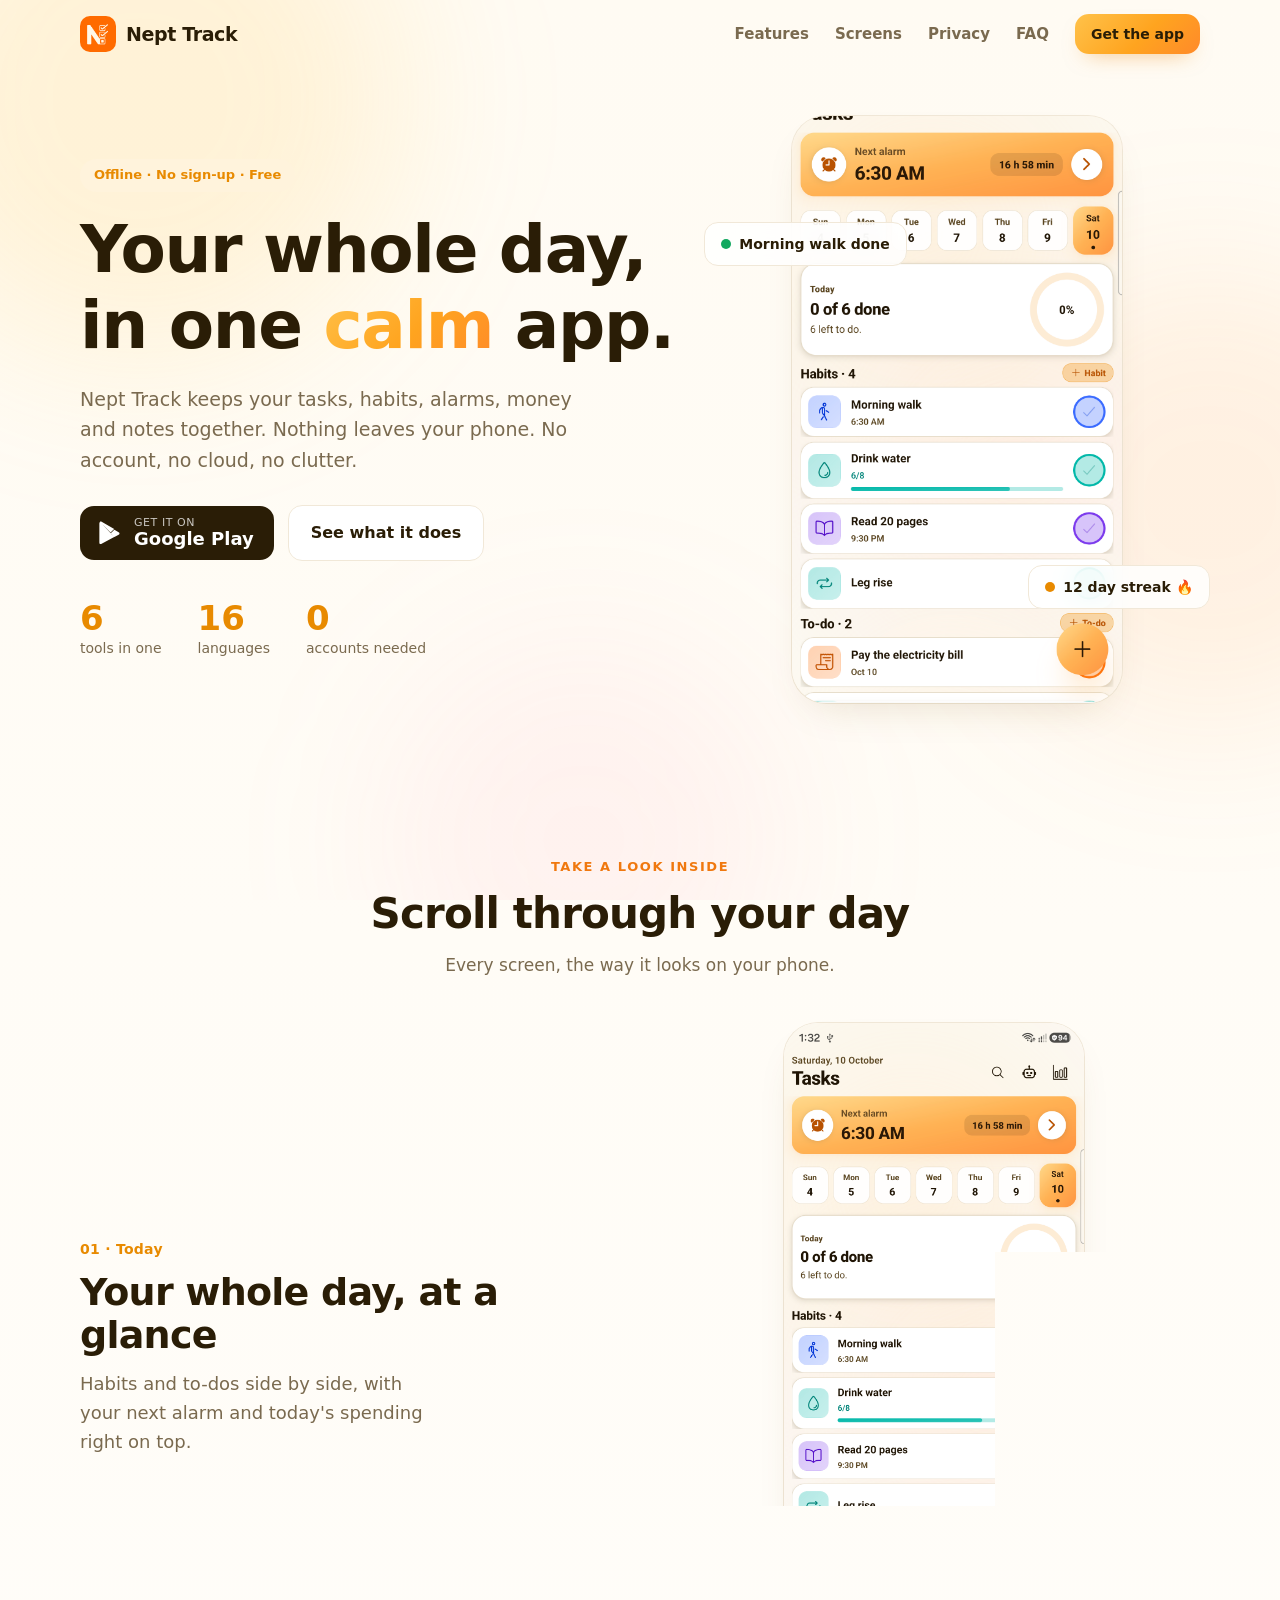
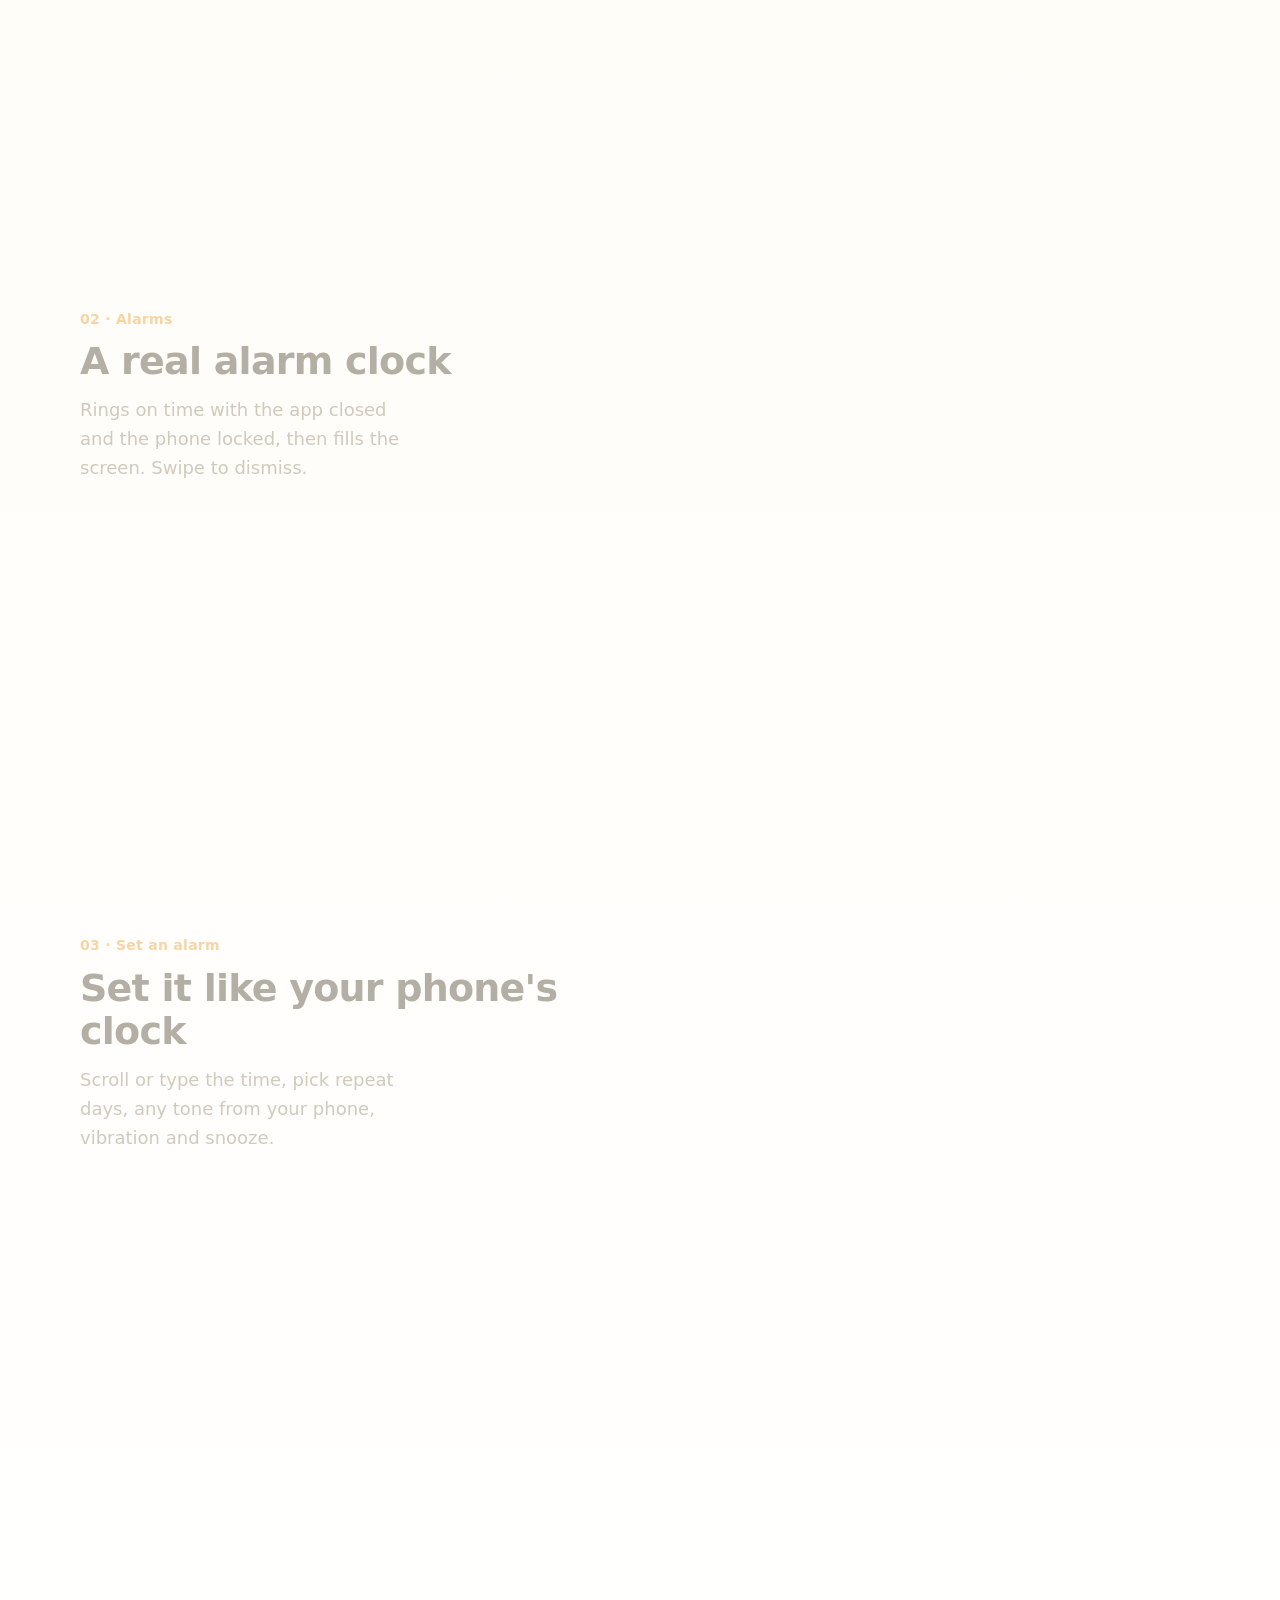
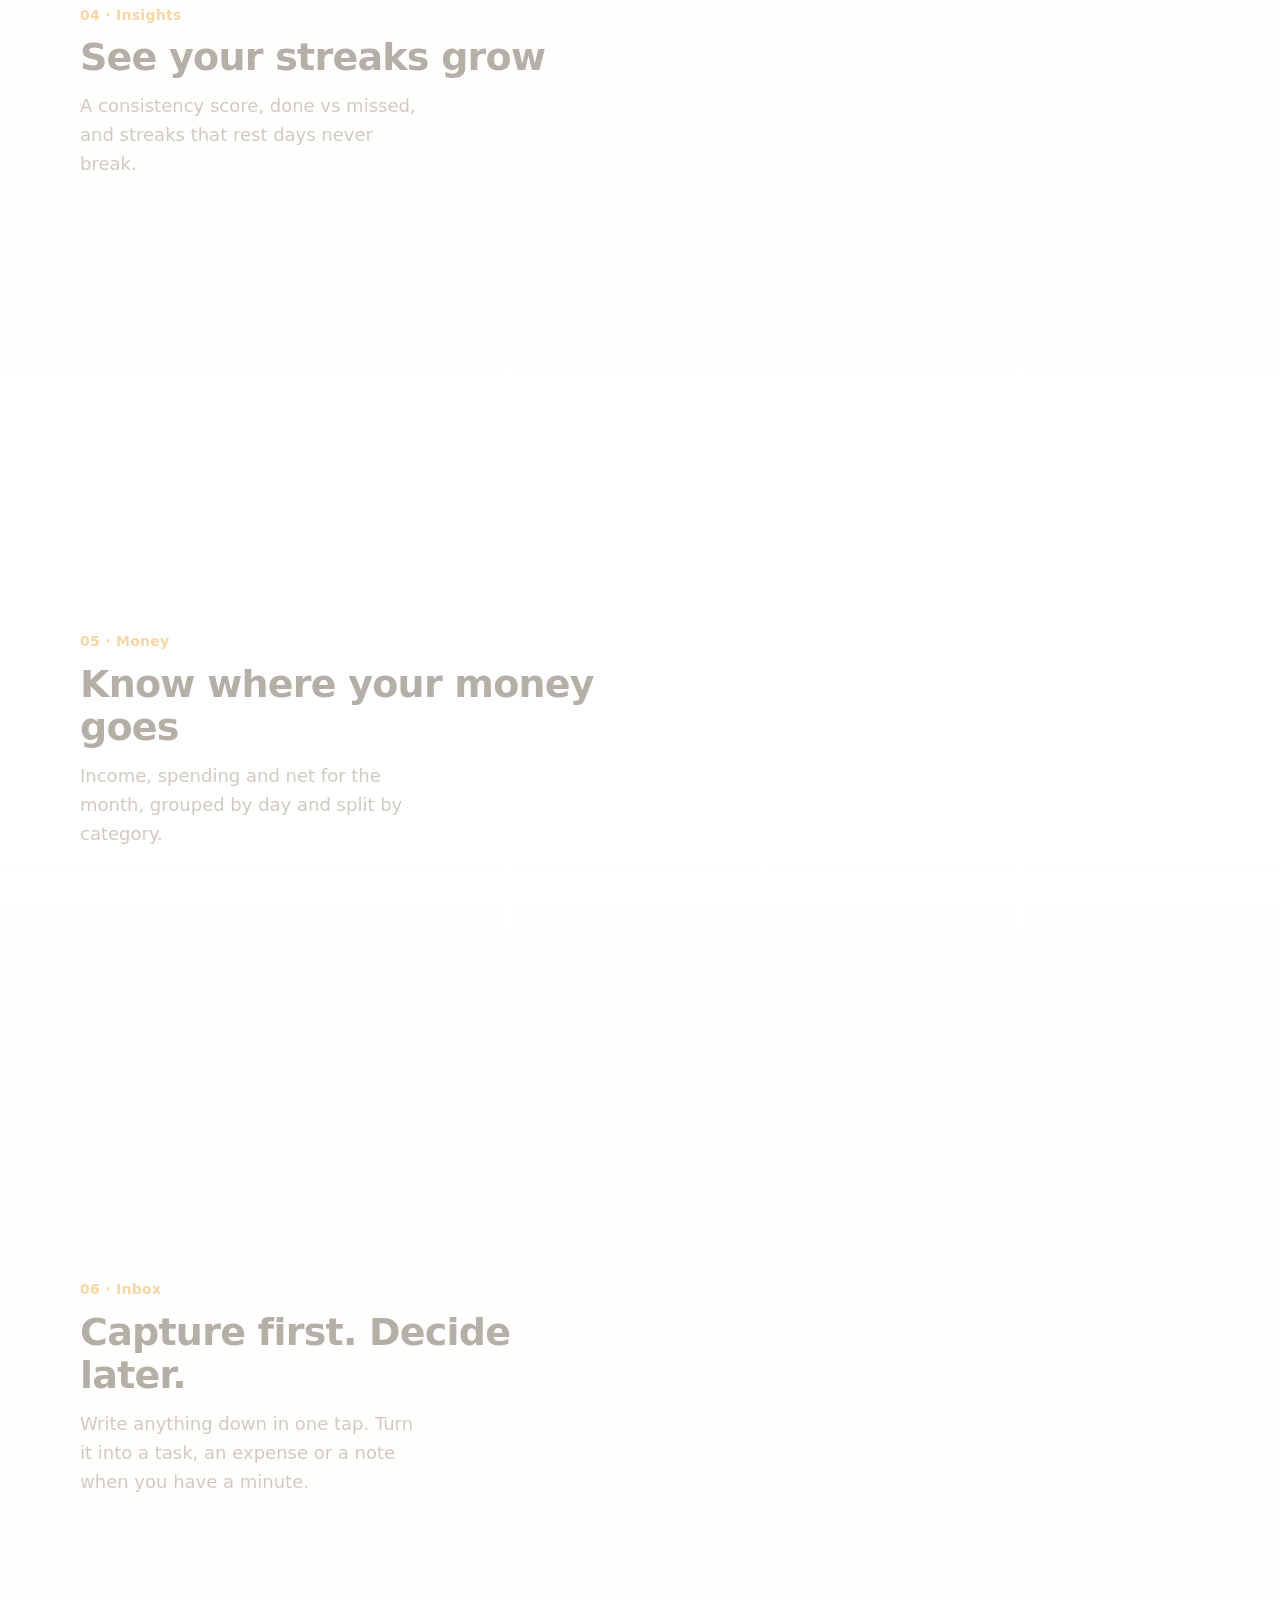
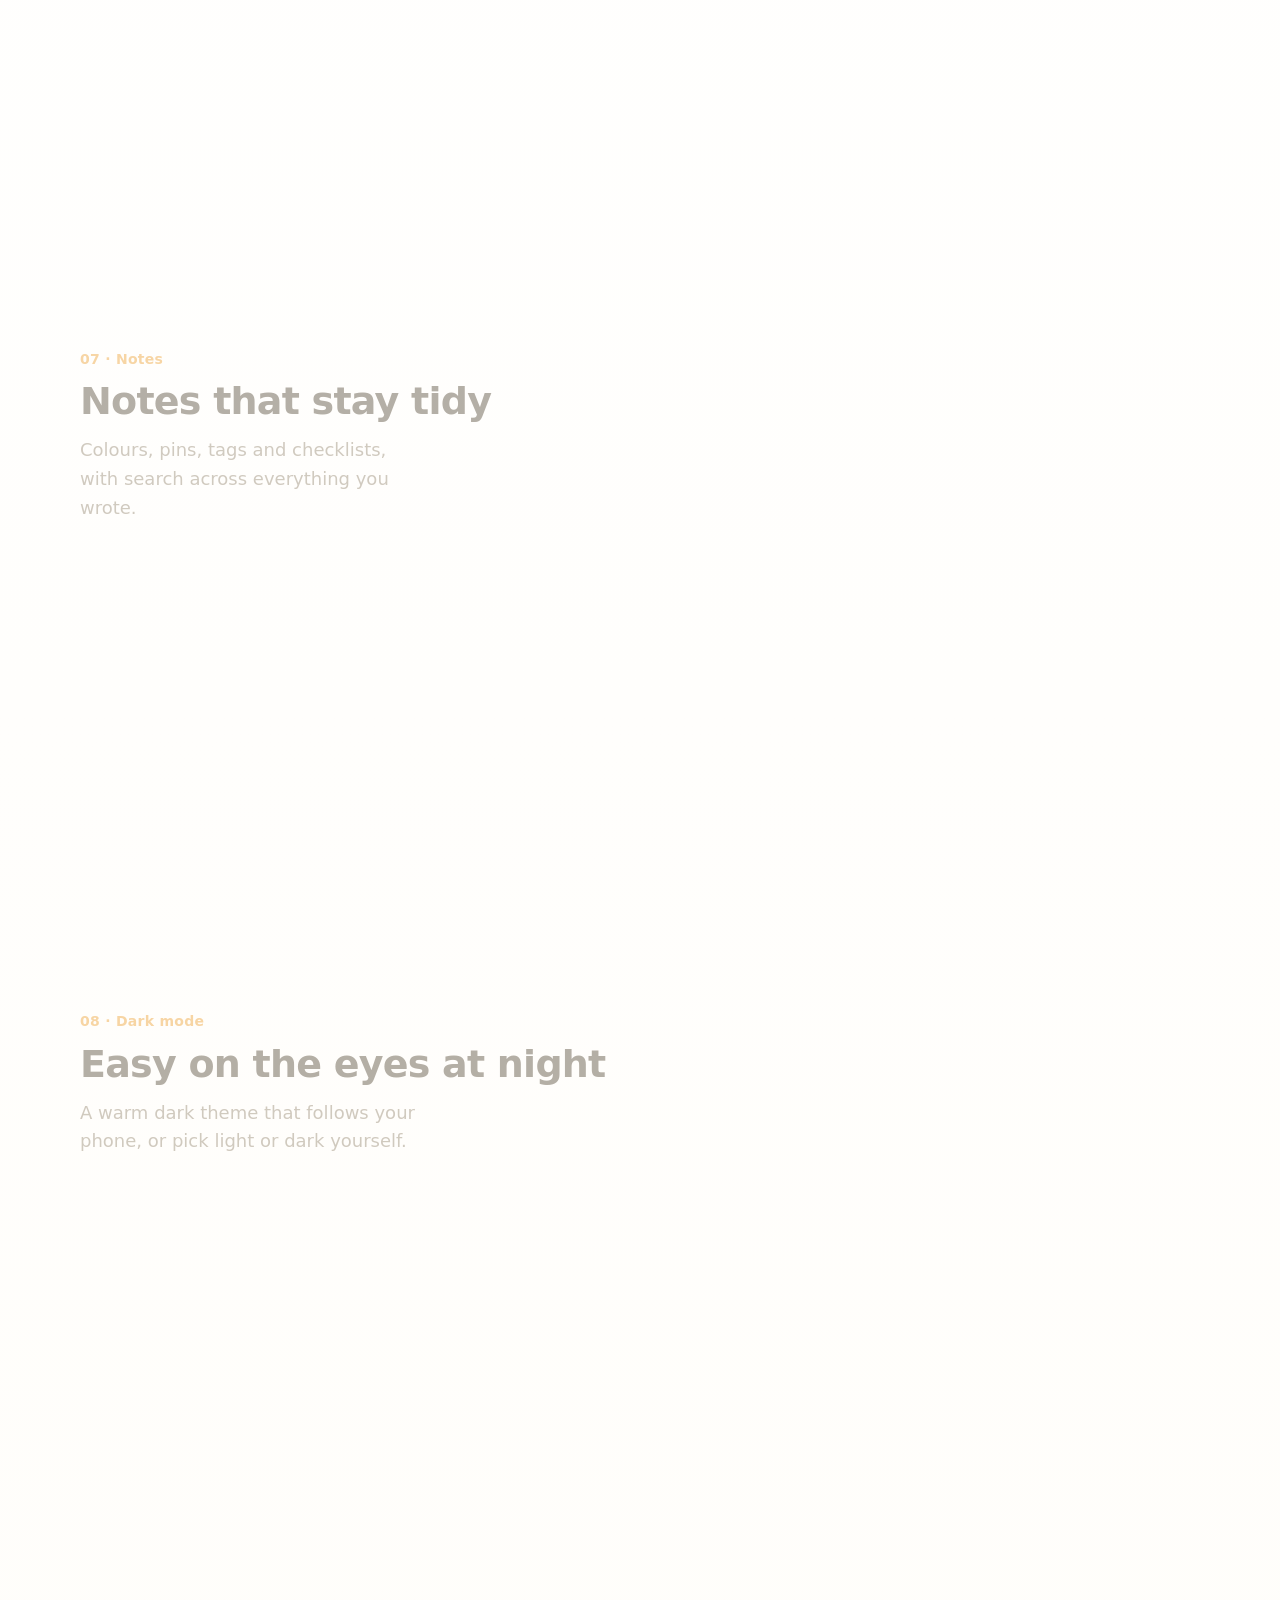
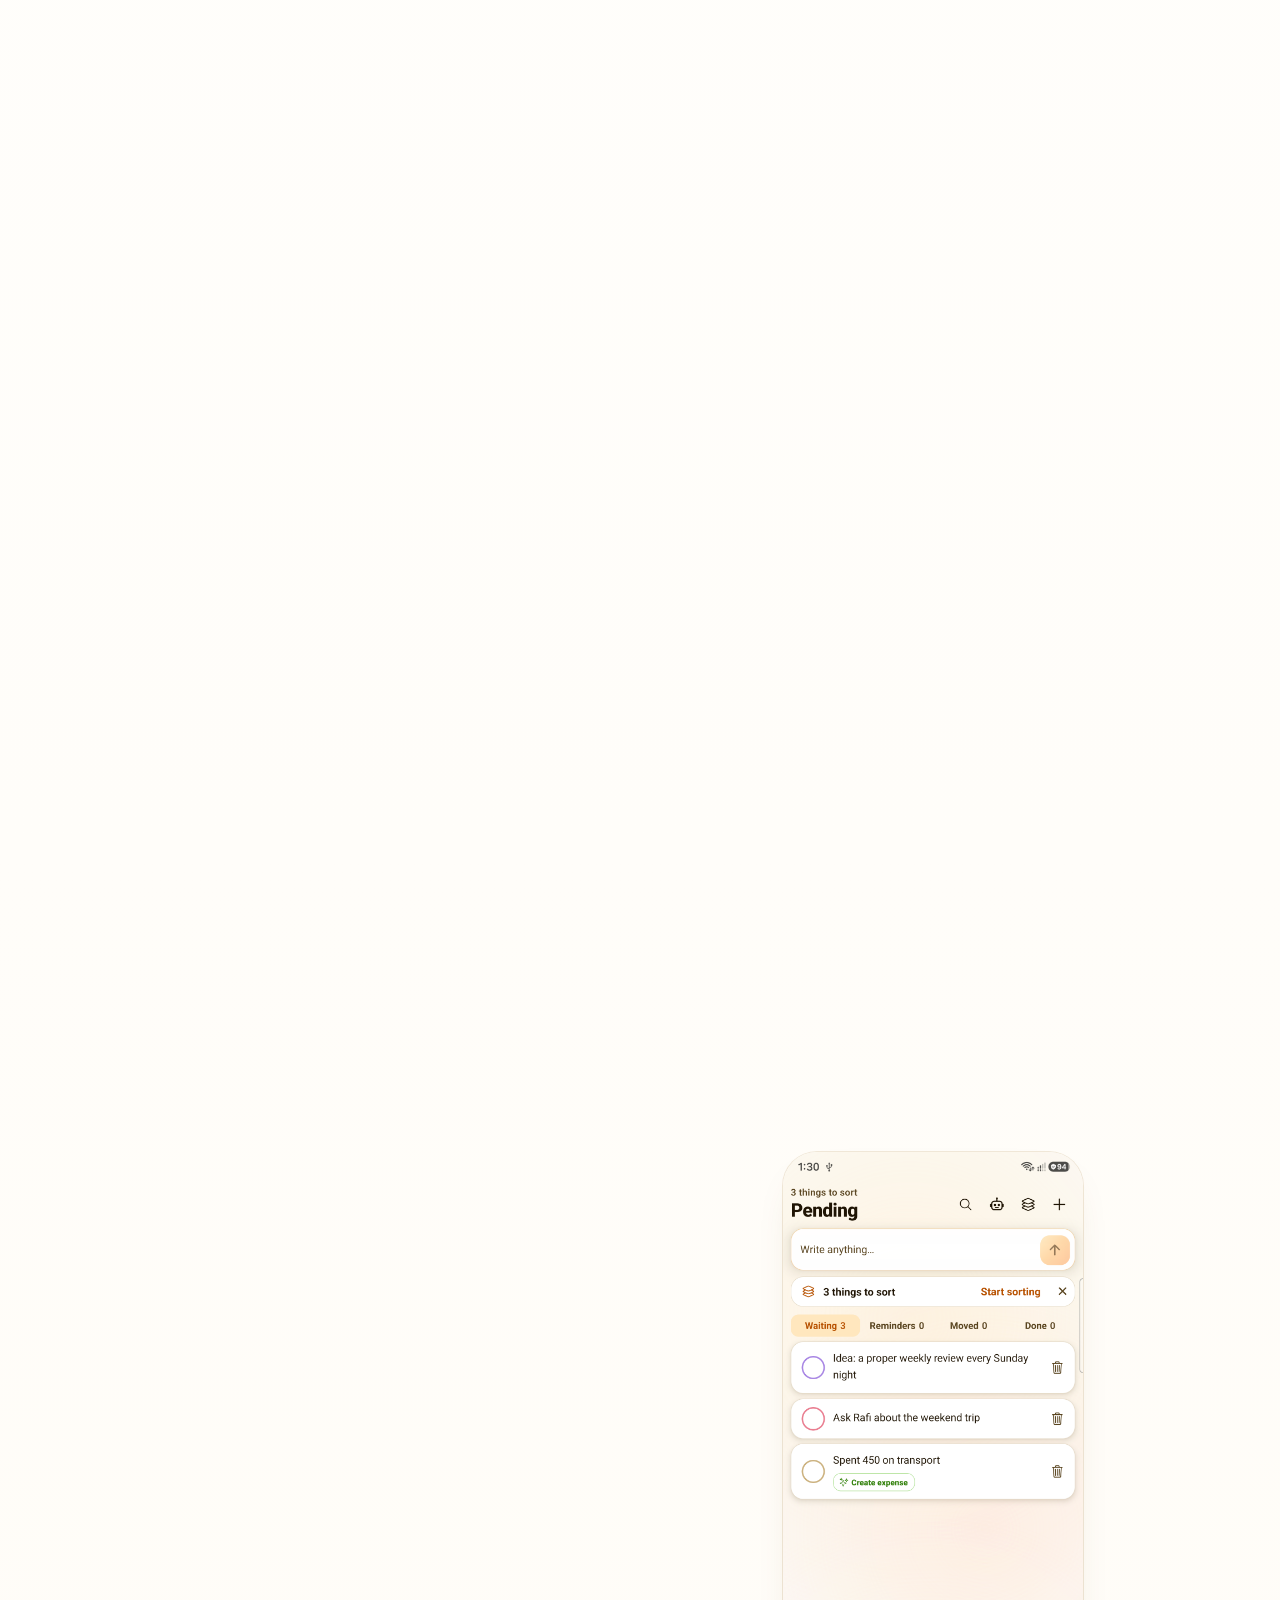
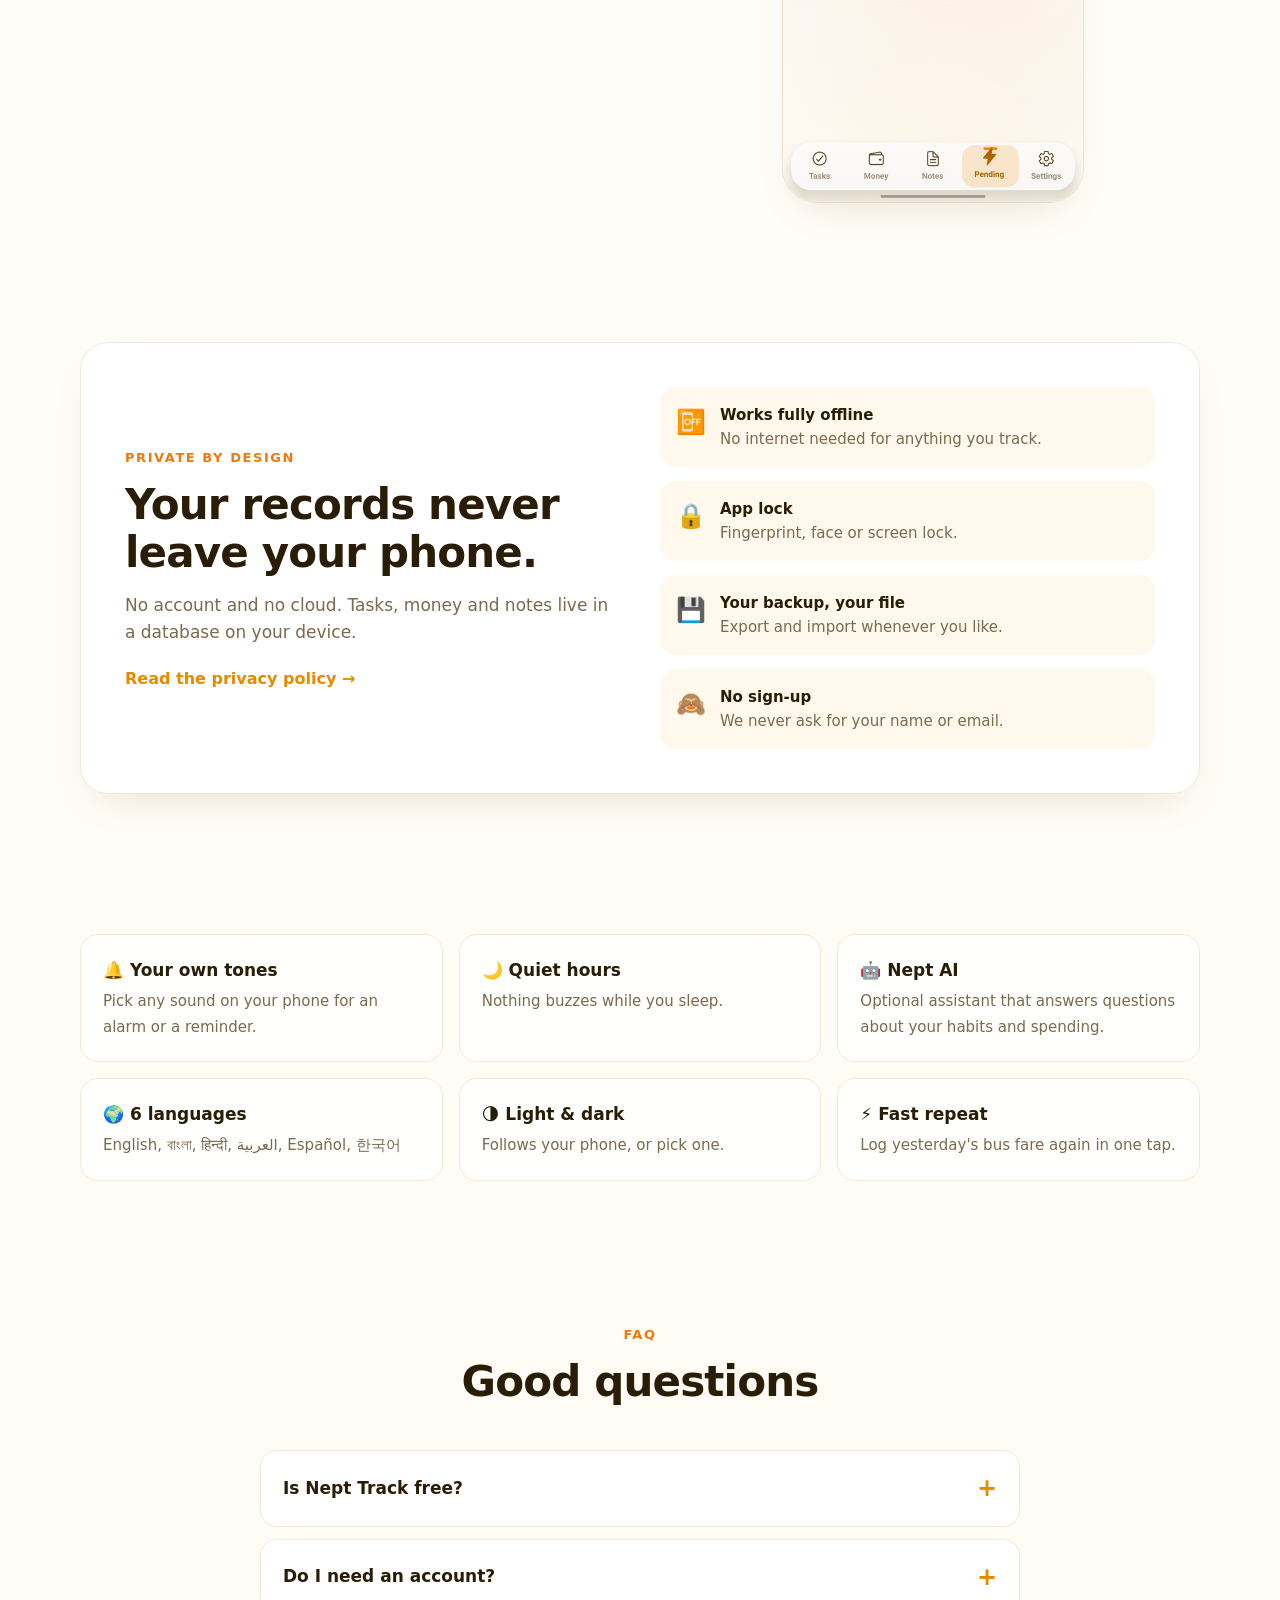
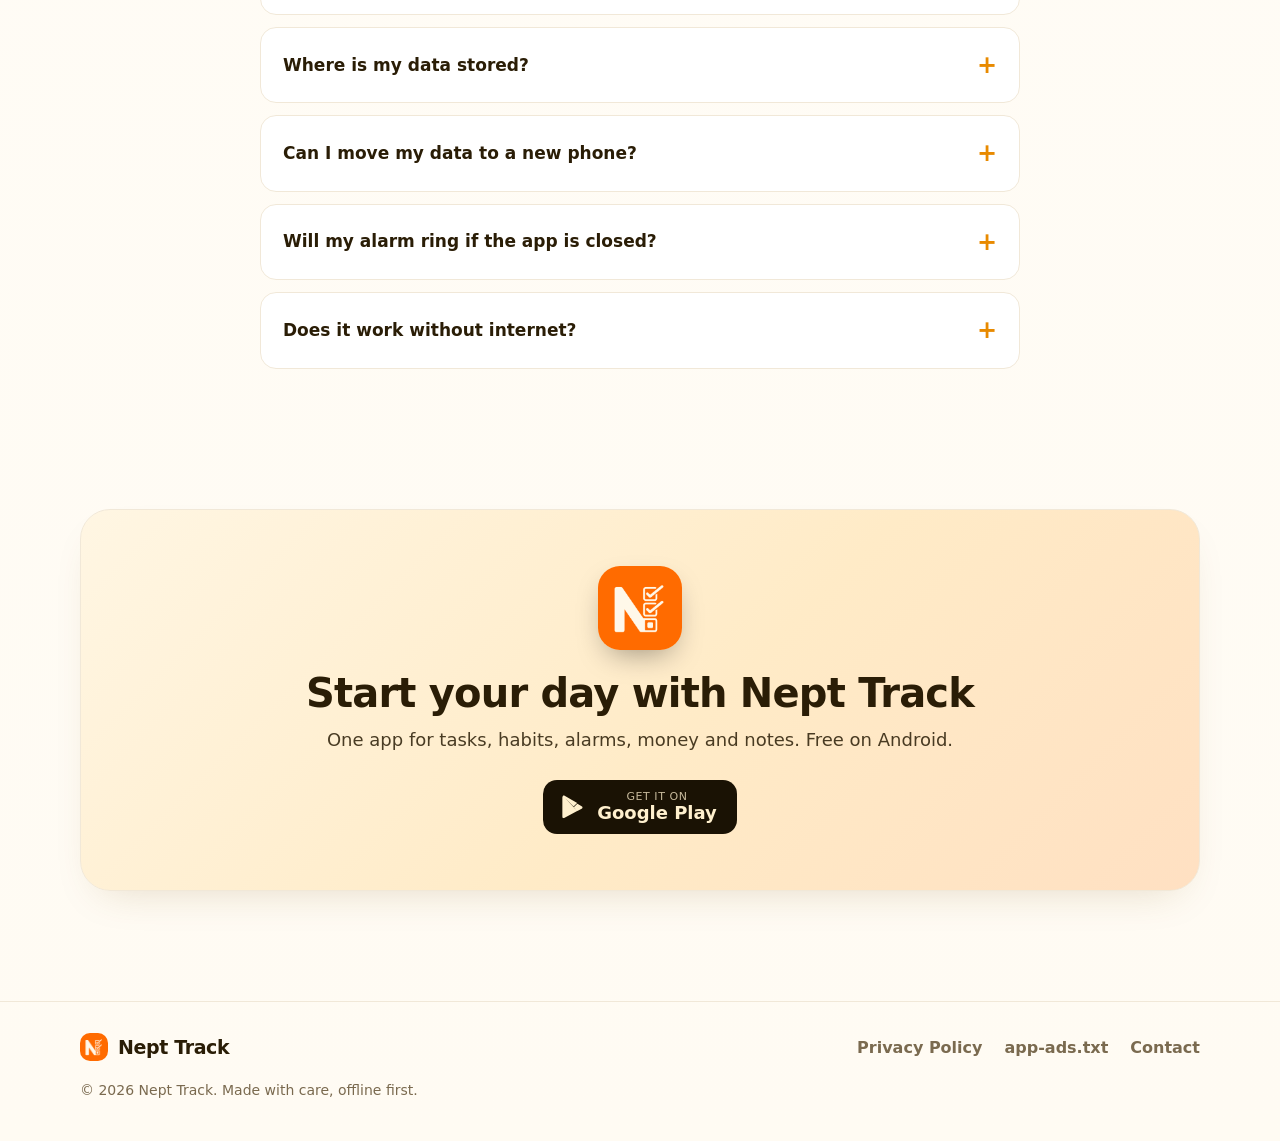
<file: index.html>
<!doctype html>
<html lang="en">
<head>
  <meta charset="utf-8" />
  <meta name="viewport" content="width=device-width, initial-scale=1" />
  
  <!-- Primary SEO Tags -->
  <title>Nept Track: Private Offline Habit Tracker & Budget Planner</title>
  <meta name="description" content="Manage your life privately with Nept Track. An all-in-one offline habit tracker, expense log, budget planner, to-do list, and sketchbook with zero accounts required." />
  <meta name="theme-color" content="#FF7A1A" />
  <meta name="robots" content="index, follow, max-image-preview:large, max-snippet:-1" />
  
  <!-- Canonical Tag (Replace with your exact Vercel subdomain) -->
  <link rel="canonical" href="https://nept-track.vercel.app/" />
  
  <!-- Open Graph / Facebook / WhatsApp Meta Tags -->
  <meta property="og:title" content="Nept Track: Habit & Budget Planner" />
  <meta property="og:description" content="Tasks, habits, alarms, money, and notes in one completely private offline app. No sign-up. No cloud." />
  <meta property="og:image" content="https://nept-track.vercel.app/images/feature.png" />
  <meta property="og:image:width" content="1024" />
  <meta property="og:image:height" content="500" />
  <meta property="og:type" content="website" />
  <meta property="og:url" content="https://nept-track.vercel.app/" />
  <meta property="og:site_name" content="Nept Track" />
  <meta property="og:locale" content="en_US" />
  
  <!-- Twitter Meta Tags -->
  <meta name="twitter:card" content="summary_large_image" />
  <meta name="twitter:title" content="Nept Track: Habit & Budget Planner" />
  <meta name="twitter:description" content="Tasks, habits, alarms, money, and notes in one completely private offline app." />
  <meta name="twitter:image" content="https://nept-track.vercel.app/images/feature.png" />
  
  <!-- Icons and Stylesheets -->
  <link rel="icon" href="images/favicon.png" sizes="48x48" type="image/png" />
  <link rel="icon" href="images/icon-192.png" sizes="192x192" type="image/png" />
  <link rel="apple-touch-icon" href="images/apple-touch-icon.png" />
  <link rel="stylesheet" href="css/style.css?v=20261010e" />
  
  <!-- Google Schema Markup (Structured Data for Google App Search Snippets) -->
  <script type="application/ld+json">
  {
    "@context": "https://schema.org",
    "@type": "SoftwareApplication",
    "name": "Nept Track",
    "alternateName": "Nept Track: Habit & Budget",
    "url": "https://nept-track.vercel.app/",
    "image": "https://nept-track.vercel.app/images/icon.png",
    "description": "Offline habit tracker, expense log, budget planner, to-do list, notes and sketchbook. No account needed.",
    "operatingSystem": "Android",
    "applicationCategory": "ProductivityApplication",
    "installUrl": "https://play.google.com/store/apps/details?id=com.AhmedReFu.NeptTrack",
    "author": { "@type": "Organization", "name": "Nept Track", "url": "https://nept-track.vercel.app/" },
    "offers": {
      "@type": "Offer",
      "price": "0",
      "priceCurrency": "USD"
    }
  }
  </script>
  <script type="application/ld+json">
  [
    { "@context": "https://schema.org", "@type": "WebSite", "name": "Nept Track", "alternateName": "Nept Track App", "url": "https://nept-track.vercel.app/" },
    { "@context": "https://schema.org", "@type": "Organization", "name": "Nept Track", "url": "https://nept-track.vercel.app/", "logo": "https://nept-track.vercel.app/images/icon.png", "email": "demostationplay@gmail.com" }
  ]
  </script>
  <script type="application/ld+json">
  {
    "@context": "https://schema.org",
    "@type": "FAQPage",
    "mainEntity": [
      {
        "@type": "Question",
        "name": "Is Nept Track free?",
        "acceptedAnswer": {
          "@type": "Answer",
          "text": "Yes. The app is free to download and use. It shows a few ads from Google AdMob, never inside the editors and never while an alarm is ringing."
        }
      },
      {
        "@type": "Question",
        "name": "Do I need an account?",
        "acceptedAnswer": {
          "@type": "Answer",
          "text": "No. Open the app and start. There is no sign-up and no login."
        }
      },
      {
        "@type": "Question",
        "name": "Where is my data stored?",
        "acceptedAnswer": {
          "@type": "Answer",
          "text": "Only on your phone, in a local database. Uninstalling the app deletes it, so export a backup from Settings first if you want to keep it."
        }
      },
      {
        "@type": "Question",
        "name": "Can I move my data to a new phone?",
        "acceptedAnswer": {
          "@type": "Answer",
          "text": "Yes. Export a backup file from Settings, copy it to the new phone, and import it there."
        }
      },
      {
        "@type": "Question",
        "name": "Will my alarm ring if the app is closed?",
        "acceptedAnswer": {
          "@type": "Answer",
          "text": "Yes. Alarms are booked with Android's own alarm clock, so they ring on time with the app closed, the screen off or the phone locked, and again after a restart."
        }
      },
      {
        "@type": "Question",
        "name": "Does it work without internet?",
        "acceptedAnswer": {
          "@type": "Answer",
          "text": "Everything you track works fully offline. Only ads and the optional AI assistant need a connection."
        }
      }
    ]
  }
  </script>
</head>
<body>

<div class="aurora" aria-hidden="true"><span></span><span></span><span></span></div>

<header class="nav" id="nav">
  <a class="brand" href="#top"><img src="images/icon.png" alt="" width="36" height="36" /> Nept Track</a>
  <button class="nav-toggle" id="navToggle" aria-label="Open menu" aria-expanded="false"><span></span><span></span></button>
  <nav class="nav-links" id="navLinks">
    <a href="#features">Features</a>
    <a href="#screens">Screens</a>
    <a href="#privacy">Privacy</a>
    <a href="#faq">FAQ</a>
    <a class="btn btn-small" href="https://play.google.com/store/apps/details?id=com.AhmedReFu.NeptTrack" target="_blank" rel="noopener">Get the app</a>
  </nav>
</header>

<main id="top">

  <!-- Hero -->
  <section class="hero">
    <div class="hero-copy reveal">
      <span class="pill">Offline · No sign-up · Free</span>
      <h1>Your whole day, in one <span class="grad">calm</span> app.</h1>
      <p class="lead">Nept Track keeps your tasks, habits, alarms, money and notes together. Nothing leaves your phone. No account, no cloud, no clutter.</p>
      <div class="cta-row">
        <a class="store-btn" href="https://play.google.com/store/apps/details?id=com.AhmedReFu.NeptTrack" target="_blank" rel="noopener">
          <svg viewBox="0 0 24 24" width="26" height="26" aria-hidden="true"><path fill="currentColor" d="M3.6 1.8c-.3.3-.5.8-.5 1.4v17.6c0 .6.2 1.1.5 1.4l.1.1 9.9-9.9v-.2L3.7 1.7l-.1.1Zm13.3 13.9-3.3-3.3v-.2l3.3-3.3.1.1 3.9 2.2c1.1.6 1.1 1.7 0 2.3l-3.9 2.2h-.1Zm-.1.1L13.4 12 3.6 21.8c.4.4 1 .4 1.6.1l11.6-6.1M16.8 8.2 5.2 1.6c-.7-.4-1.2-.3-1.6.1l9.8 9.8 3.4-3.3Z"/></svg>
          <span><small>Get it on</small>Google Play</span>
        </a>
        <a class="btn btn-ghost" href="#features">See what it does</a>
      </div>
      <ul class="hero-stats">
  <li><strong data-count="6">6</strong><span>tools in one</span></li>
  <li><strong data-count="16">16</strong><span>languages</span></li>
  <li><strong data-count="0" data-suffix="">0</strong><span>accounts needed</span></li>
</ul>
    </div>
    <div class="hero-phone reveal">
      <div class="phone tilt hero-video">
        <!-- The poster paints at once; the video itself loads after the page (js/main.js). -->
        <video id="promo" loop playsinline preload="none"
          poster="images/screens/01-tasks-today.png"
          data-src="media/nept-track-promo.mp4"
          aria-label="Nept Track promo video"></video>
        <button class="sound-btn" id="soundBtn" type="button" aria-label="Turn sound on" hidden>🔇</button>
      </div>
      <div class="float-card fc-1"><span class="dot dot-green"></span>Morning walk done</div>
      <div class="float-card fc-2"><span class="dot dot-amber"></span>12 day streak 🔥</div>
    </div>
  </section>

  <!-- Tour: the phone stays put while its screen follows the scroll -->
  <section class="section tour" id="screens">
    <div class="section-head reveal">
      <span class="eyebrow">Take a look inside</span>
      <h2>Scroll through your day</h2>
      <p>Every screen, the way it looks on your phone.</p>
    </div>
    <div class="tour-grid">
      <ol class="tour-steps">
        <li class="tour-step active" data-step="0">
          <span class="tour-tag">01 · Today</span>
          <h3>Your whole day, at a glance</h3>
          <p>Habits and to-dos side by side, with your next alarm and today's spending right on top.</p>
          <img class="tour-inline" src="images/screens/01-tasks-today.png" alt="Today screen" loading="lazy" width="1080" height="2340" />
        </li>
        <li class="tour-step" data-step="1">
          <span class="tour-tag">02 · Alarms</span>
          <h3>A real alarm clock</h3>
          <p>Rings on time with the app closed and the phone locked, then fills the screen. Swipe to dismiss.</p>
          <img class="tour-inline" src="images/screens/09-alarms.png" alt="Alarms screen" loading="lazy" width="1080" height="2340" />
        </li>
        <li class="tour-step" data-step="2">
          <span class="tour-tag">03 · Set an alarm</span>
          <h3>Set it like your phone's clock</h3>
          <p>Scroll or type the time, pick repeat days, any tone from your phone, vibration and snooze.</p>
          <img class="tour-inline" src="images/screens/10-alarm-editor.png" alt="Set an alarm screen" loading="lazy" width="1080" height="2340" />
        </li>
        <li class="tour-step" data-step="3">
          <span class="tour-tag">04 · Insights</span>
          <h3>See your streaks grow</h3>
          <p>A consistency score, done vs missed, and streaks that rest days never break.</p>
          <img class="tour-inline" src="images/screens/02-task-insights.png" alt="Insights screen" loading="lazy" width="1080" height="2340" />
        </li>
        <li class="tour-step" data-step="4">
          <span class="tour-tag">05 · Money</span>
          <h3>Know where your money goes</h3>
          <p>Income, spending and net for the month, grouped by day and split by category.</p>
          <img class="tour-inline" src="images/screens/03-money-overview.png" alt="Money screen" loading="lazy" width="1080" height="2340" />
        </li>
        <li class="tour-step" data-step="5">
          <span class="tour-tag">06 · Inbox</span>
          <h3>Capture first. Decide later.</h3>
          <p>Write anything down in one tap. Turn it into a task, an expense or a note when you have a minute.</p>
          <img class="tour-inline" src="images/screens/05-pending-inbox.png" alt="Inbox screen" loading="lazy" width="1080" height="2340" />
        </li>
        <li class="tour-step" data-step="6">
          <span class="tour-tag">07 · Notes</span>
          <h3>Notes that stay tidy</h3>
          <p>Colours, pins, tags and checklists, with search across everything you wrote.</p>
          <img class="tour-inline" src="images/screens/06-notes.png" alt="Notes screen" loading="lazy" width="1080" height="2340" />
        </li>
        <li class="tour-step" data-step="7">
          <span class="tour-tag">08 · Dark mode</span>
          <h3>Easy on the eyes at night</h3>
          <p>A warm dark theme that follows your phone, or pick light or dark yourself.</p>
          <img class="tour-inline" src="images/screens/07-light-mode.png" alt="Dark mode screen" loading="lazy" width="1080" height="2340" />
        </li>
      </ol>
      <div class="tour-stage" aria-hidden="true">
        <div class="phone tour-phone">
          <img class="tour-shot active" src="images/screens/01-tasks-today.png" alt="" loading="eager" width="1080" height="2340" />
          <img class="tour-shot" src="images/screens/09-alarms.png" alt="" loading="eager" width="1080" height="2340" />
          <img class="tour-shot" src="images/screens/10-alarm-editor.png" alt="" loading="lazy" width="1080" height="2340" />
          <img class="tour-shot" src="images/screens/02-task-insights.png" alt="" loading="lazy" width="1080" height="2340" />
          <img class="tour-shot" src="images/screens/03-money-overview.png" alt="" loading="lazy" width="1080" height="2340" />
          <img class="tour-shot" src="images/screens/05-pending-inbox.png" alt="" loading="lazy" width="1080" height="2340" />
          <img class="tour-shot" src="images/screens/06-notes.png" alt="" loading="lazy" width="1080" height="2340" />
          <img class="tour-shot" src="images/screens/07-light-mode.png" alt="" loading="lazy" width="1080" height="2340" />
        </div>
        <div class="tour-dots"><span class="active"></span><span></span><span></span><span></span><span></span><span></span><span></span><span></span></div>
      </div>
    </div>
  </section>

  <!-- Features -->
  <section class="section" id="features">
    <div class="section-head reveal">
      <span class="eyebrow">Features</span>
      <h2>Everything for your day. One quiet home.</h2>
      <p>Everything a normal day needs, without switching between five apps.</p>
    </div>

    <div class="features">
      <article class="feature reveal" style="--c:#F59400">
        <div class="f-icon">✅</div>
        <h3>Habit Tracker &amp; Tasks</h3>
        <ul>
          <li>Daily habits and one-off to-dos, side by side</li>
          <li>Streaks, best streaks and a 12-week heatmap</li>
          <li>Rest days never break a streak</li>
          <li>Reminders with any tone from your phone</li>
        </ul>
      </article>
      <article class="feature reveal" style="--c:#FF7A1A">
        <div class="f-icon">⏰</div>
        <h3>Alarm Clock &amp; Reminders</h3>
        <ul>
          <li>A real alarm clock: rings with the app closed</li>
          <li>Full-screen over the lock screen, swipe to dismiss</li>
          <li>Repeat days, snooze, vibration, any phone tone</li>
          <li>Next alarm at a glance on your home screen</li>
        </ul>
      </article>
      <article class="feature reveal" style="--c:#12A85F">
        <div class="f-icon">💰</div>
        <h3>Expense Tracker &amp; Budget</h3>
        <ul>
          <li>Log income and spending in seconds</li>
          <li>Spending by category, with a clear chart</li>
          <li>Monthly budgets with soft warnings</li>
          <li>Daily average and month projection</li>
        </ul>
      </article>
      <article class="feature reveal" style="--c:#7C5CFF">
        <div class="f-icon">📝</div>
        <h3>Notes &amp; Checklists</h3>
        <ul>
          <li>Headings, lists and checkboxes</li>
          <li>Colours, pins and tags</li>
          <li>Search across everything you wrote</li>
          <li>Auto save, always</li>
        </ul>
      </article>
      <article class="feature reveal" style="--c:#2BB8C4">
        <div class="f-icon">🎨</div>
        <h3>Sketch &amp; Draw</h3>
        <ul>
          <li>Draw freehand with pens, shapes, text and photos</li>
          <li>Templates: mind map, weekly planner, vision board</li>
          <li>Move, resize, undo and redo anything</li>
          <li>Save to your gallery or share as image or PDF</li>
        </ul>
      </article>
      <article class="feature reveal" style="--c:#FF4F7B">
        <div class="f-icon">⚡</div>
        <h3>Capture Inbox</h3>
        <ul>
          <li>Dump any thought in one tap</li>
          <li>Turn it into a task, expense or note later</li>
          <li>Type "Spent 450 on transport" and it offers to log it</li>
        </ul>
      </article>
    </div>
  </section>

  <!-- Highlight: capture first -->
  <section class="section split">
    <div class="split-copy reveal">
      <span class="eyebrow">What makes it different</span>
      <h2>Capture first. Decide later.</h2>
      <p>Most apps make you pick a type before you write. Nept Track lets you just write it down. When you have a minute, one tap turns it into the right thing.</p>
      <div class="flow">
        <span class="flow-chip">"Buy milk, 120"</span>
        <span class="flow-arrow">→</span>
        <span class="flow-chip flow-green">Expense · Groceries</span>
      </div>
      <div class="flow">
        <span class="flow-chip">"Call the dentist"</span>
        <span class="flow-arrow">→</span>
        <span class="flow-chip flow-amber">To-do · Tomorrow</span>
      </div>
      <div class="flow">
        <span class="flow-chip">"Gift idea for Mum"</span>
        <span class="flow-arrow">→</span>
        <span class="flow-chip flow-violet">Note · Pinned</span>
      </div>
    </div>
    <div class="split-media reveal">
      <div class="phone small"><img src="images/screens/05-pending-inbox.png" alt="Capture Inbox screen" loading="lazy" /></div>
    </div>
  </section>

  <!-- Privacy -->
  <section class="section" id="privacy">
    <div class="privacy-card reveal">
      <div class="privacy-copy">
        <span class="eyebrow">Private by design</span>
        <h2>Your records never leave your phone.</h2>
        <p>No account and no cloud. Tasks, money and notes live in a database on your device.</p>
        <a class="link-arrow" href="privacy-policy.html">Read the privacy policy →</a>
      </div>
      <ul class="privacy-list">
        <li><span>📴</span><div><strong>Works fully offline</strong>No internet needed for anything you track.</div></li>
        <li><span>🔒</span><div><strong>App lock</strong>Fingerprint, face or screen lock.</div></li>
        <li><span>💾</span><div><strong>Your backup, your file</strong>Export and import whenever you like.</div></li>
        <li><span>🙈</span><div><strong>No sign-up</strong>We never ask for your name or email.</div></li>
      </ul>
    </div>
  </section>

  <!-- Extras -->
  <section class="section">
    <div class="extras reveal">
      <div class="extra"><strong>🔔 Your own tones</strong><span>Pick any sound on your phone for an alarm or a reminder.</span></div>
      <div class="extra"><strong>🌙 Quiet hours</strong><span>Nothing buzzes while you sleep.</span></div>
      <div class="extra"><strong>🤖 Nept AI</strong><span>Optional assistant that answers questions about your habits and spending.</span></div>
      <div class="extra"><strong>🌍 6 languages</strong><span>English, বাংলা, हिन्दी, العربية, Español, 한국어</span></div>
      <div class="extra"><strong>🌗 Light &amp; dark</strong><span>Follows your phone, or pick one.</span></div>
      <div class="extra"><strong>⚡ Fast repeat</strong><span>Log yesterday's bus fare again in one tap.</span></div>
    </div>
  </section>

  <!-- FAQ -->
  <section class="section" id="faq">
    <div class="section-head reveal">
      <span class="eyebrow">FAQ</span>
      <h2>Good questions</h2>
    </div>
    <div class="faq reveal">
      <details>
        <summary>Is Nept Track free?</summary>
        <p>Yes. The app is free to download and use. It shows a few ads from Google AdMob, never inside the editors and never while an alarm is ringing.</p>
      </details>
      <details>
        <summary>Do I need an account?</summary>
        <p>No. Open the app and start. There is no sign-up and no login.</p>
      </details>
      <details>
        <summary>Where is my data stored?</summary>
        <p>Only on your phone, in a local database. Uninstalling the app deletes it, so export a backup from Settings first if you want to keep it.</p>
      </details>
      <details>
        <summary>Can I move my data to a new phone?</summary>
        <p>Yes. Export a backup file from Settings, copy it to the new phone, and import it there.</p>
      </details>
      <details>
        <summary>Will my alarm ring if the app is closed?</summary>
        <p>Yes. Alarms are booked with Android's own alarm clock, so they ring on time with the app closed, the screen off or the phone locked, and again after a restart.</p>
      </details>
      <details>
        <summary>Does it work without internet?</summary>
        <p>Everything you track works fully offline. Only ads and the optional AI assistant need a connection.</p>
      </details>
    </div>
  </section>

  <!-- Final CTA -->
  <section class="section">
    <div class="cta-card reveal">
      <img src="images/icon.png" alt="" width="84" height="84" />
      <h2>Start your day with Nept Track</h2>
      <p>One app for tasks, habits, alarms, money and notes. Free on Android.</p>
      <a class="store-btn dark" href="https://play.google.com/store/apps/details?id=com.AhmedReFu.NeptTrack" target="_blank" rel="noopener">
        <svg viewBox="0 0 24 24" width="26" height="26" aria-hidden="true"><path fill="currentColor" d="M3.6 1.8c-.3.3-.5.8-.5 1.4v17.6c0 .6.2 1.1.5 1.4l.1.1 9.9-9.9v-.2L3.7 1.7l-.1.1Zm13.3 13.9-3.3-3.3v-.2l3.3-3.3.1.1 3.9 2.2c1.1.6 1.1 1.7 0 2.3l-3.9 2.2h-.1Zm-.1.1L13.4 12 3.6 21.8c.4.4 1 .4 1.6.1l11.6-6.1M16.8 8.2 5.2 1.6c-.7-.4-1.2-.3-1.6.1l9.8 9.8 3.4-3.3Z"/></svg>
        <span><small>Get it on</small>Google Play</span>
      </a>
    </div>
  </section>
</main>

<footer class="footer">
  <div class="footer-inner">
    <a class="brand" href="#top"><img src="images/icon.png" alt="" width="28" height="28" /> Nept Track</a>
    <nav>
      <a href="privacy-policy.html">Privacy Policy</a>
      <a href="app-ads.txt">app-ads.txt</a>
      <a href="mailto:demostationplay@gmail.com">Contact</a>
    </nav>
    <p>© <span id="year">2026</span> Nept Track. Made with care, offline first.</p>
  </div>
</footer>

<!-- Lightbox -->

<script src="js/main.js?v=20261022"></script>
</body>
</html>
</file>
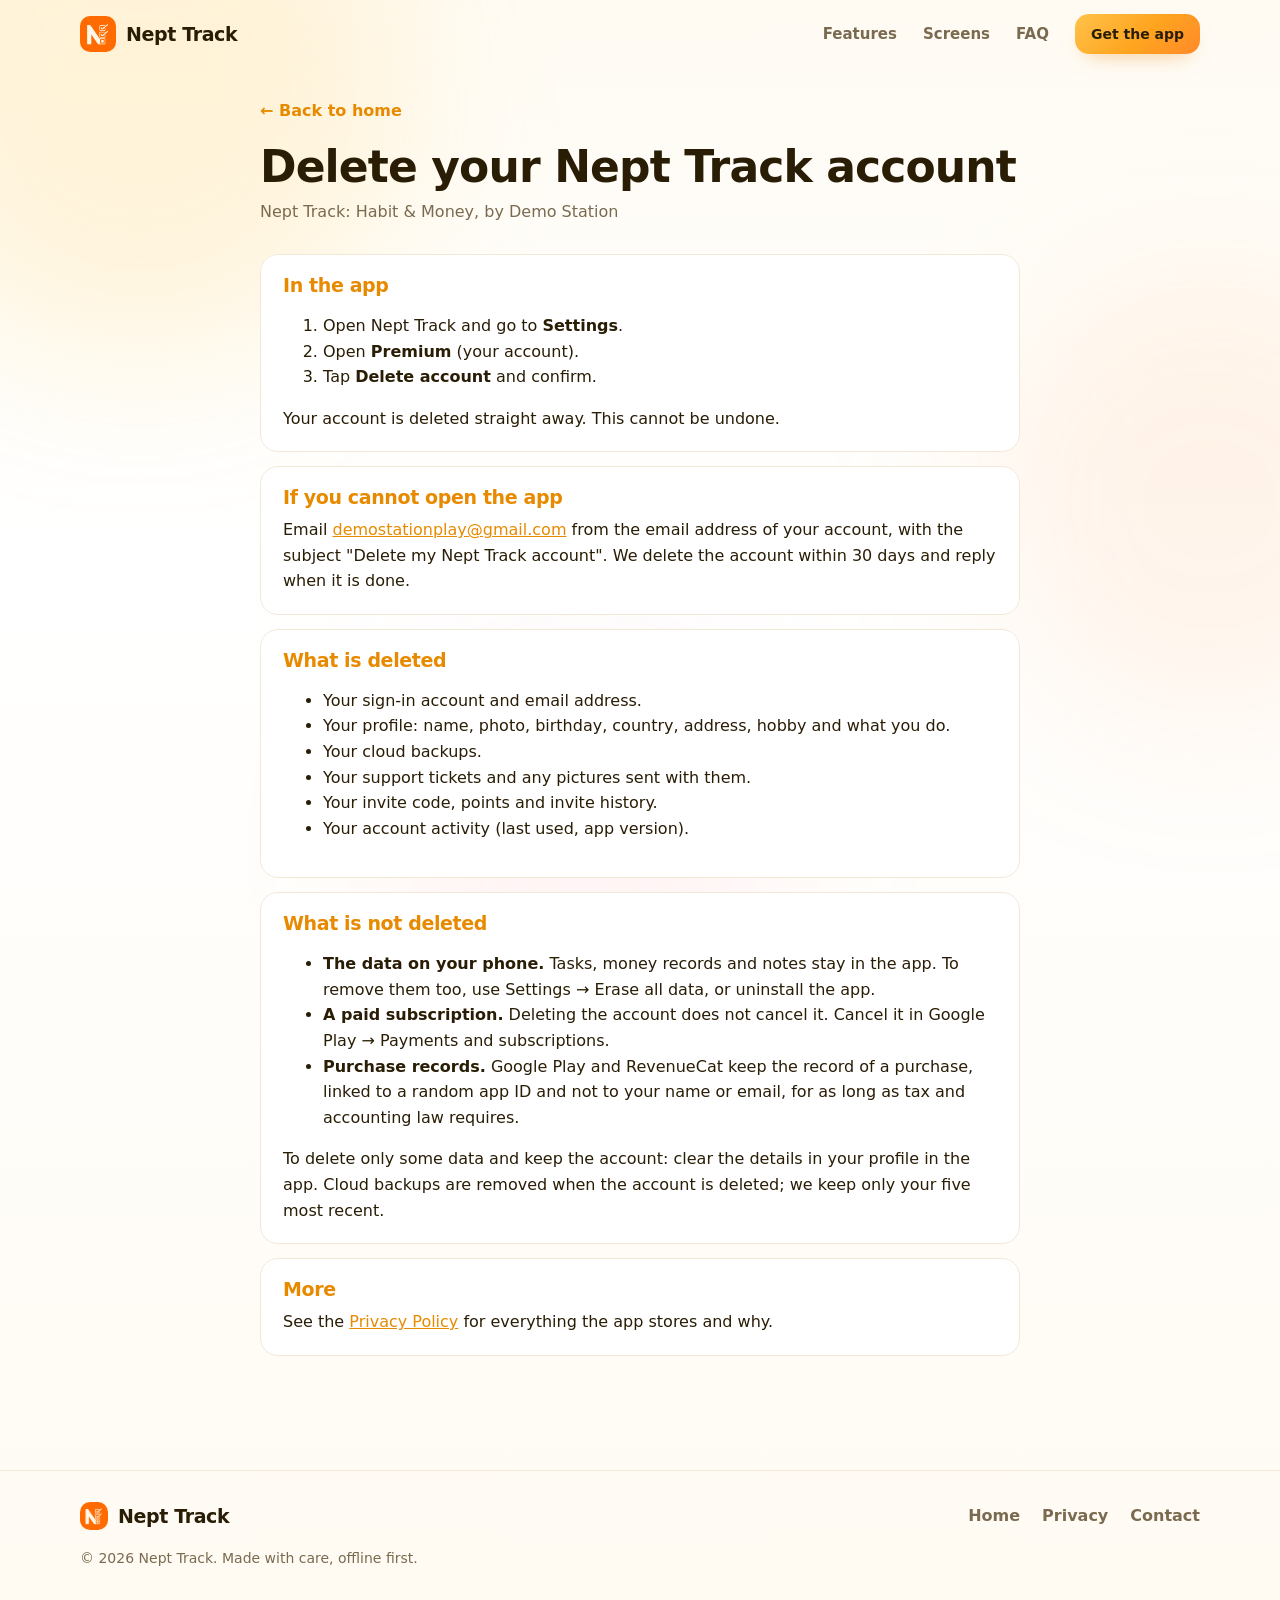
<file: delete-account.html>
<!doctype html>
<html lang="en">
<head>
<meta charset="utf-8" />
<meta name="viewport" content="width=device-width, initial-scale=1" />
<title>Delete your account · Nept Track</title>
  <link rel="canonical" href="https://nept-track.vercel.app/delete-account.html" />
<meta name="description" content="How to delete your Nept Track account and the data kept with it." />
<meta name="theme-color" content="#FFFFFF" />
<link rel="icon" href="images/favicon.png" sizes="48x48" type="image/png" />
  <link rel="apple-touch-icon" href="images/apple-touch-icon.png" />
<link rel="stylesheet" href="css/style.css?v=20261010e" />
</head>
<body>

<div class="aurora" aria-hidden="true"><span></span><span></span><span></span></div>

<header class="nav" id="nav">
  <a class="brand" href="index.html"><img src="images/icon.png" alt="" width="36" height="36" /> Nept Track</a>
  <button class="nav-toggle" id="navToggle" aria-label="Open menu" aria-expanded="false"><span></span><span></span></button>
  <nav class="nav-links" id="navLinks">
    <a href="index.html#features">Features</a>
    <a href="index.html#screens">Screens</a>
    <a href="index.html#faq">FAQ</a>
    <a class="btn btn-small" href="https://play.google.com/store/apps/details?id=com.AhmedReFu.NeptTrack" target="_blank" rel="noopener">Get the app</a>
  </nav>
</header>

<main>
<article class="doc">
  <a class="back-link" href="index.html">← Back to home</a>
  <h1>Delete your Nept Track account</h1>
  <p class="date">Nept Track: Habit &amp; Money, by Demo Station</p>

  <section>
    <h2>In the app</h2>
    <ol>
      <li>Open Nept Track and go to <strong>Settings</strong>.</li>
      <li>Open <strong>Premium</strong> (your account).</li>
      <li>Tap <strong>Delete account</strong> and confirm.</li>
    </ol>
    <p>Your account is deleted straight away. This cannot be undone.</p>
  </section>

  <section>
    <h2>If you cannot open the app</h2>
    <p>Email <a href="mailto:demostationplay@gmail.com?subject=Delete%20my%20Nept%20Track%20account">demostationplay@gmail.com</a> from the email address of your account, with the subject "Delete my Nept Track account". We delete the account within 30 days and reply when it is done.</p>
  </section>

  <section>
    <h2>What is deleted</h2>
    <ul>
      <li>Your sign-in account and email address.</li>
      <li>Your profile: name, photo, birthday, country, address, hobby and what you do.</li>
      <li>Your cloud backups.</li>
      <li>Your support tickets and any pictures sent with them.</li>
      <li>Your invite code, points and invite history.</li>
      <li>Your account activity (last used, app version).</li>
    </ul>
  </section>

  <section>
    <h2>What is not deleted</h2>
    <ul>
      <li><strong>The data on your phone.</strong> Tasks, money records and notes stay in the app. To remove them too, use Settings → Erase all data, or uninstall the app.</li>
      <li><strong>A paid subscription.</strong> Deleting the account does not cancel it. Cancel it in Google Play → Payments and subscriptions.</li>
      <li><strong>Purchase records.</strong> Google Play and RevenueCat keep the record of a purchase, linked to a random app ID and not to your name or email, for as long as tax and accounting law requires.</li>
    </ul>
    <p>To delete only some data and keep the account: clear the details in your profile in the app. Cloud backups are removed when the account is deleted; we keep only your five most recent.</p>
  </section>

  <section>
    <h2>More</h2>
    <p>See the <a href="privacy-policy.html">Privacy Policy</a> for everything the app stores and why.</p>
  </section>
</article>
</main>

<footer class="footer">
  <div class="footer-inner">
    <a class="brand" href="index.html"><img src="images/icon.png" alt="" width="28" height="28" /> Nept Track</a>
    <nav>
      <a href="index.html">Home</a>
      <a href="privacy-policy.html">Privacy</a>
      <a href="mailto:demostationplay@gmail.com">Contact</a>
    </nav>
    <p>© <span id="year">2026</span> Nept Track. Made with care, offline first.</p>
  </div>
</footer>

<script src="js/main.js?v=20261010e"></script>
</body>
</html>
</file>
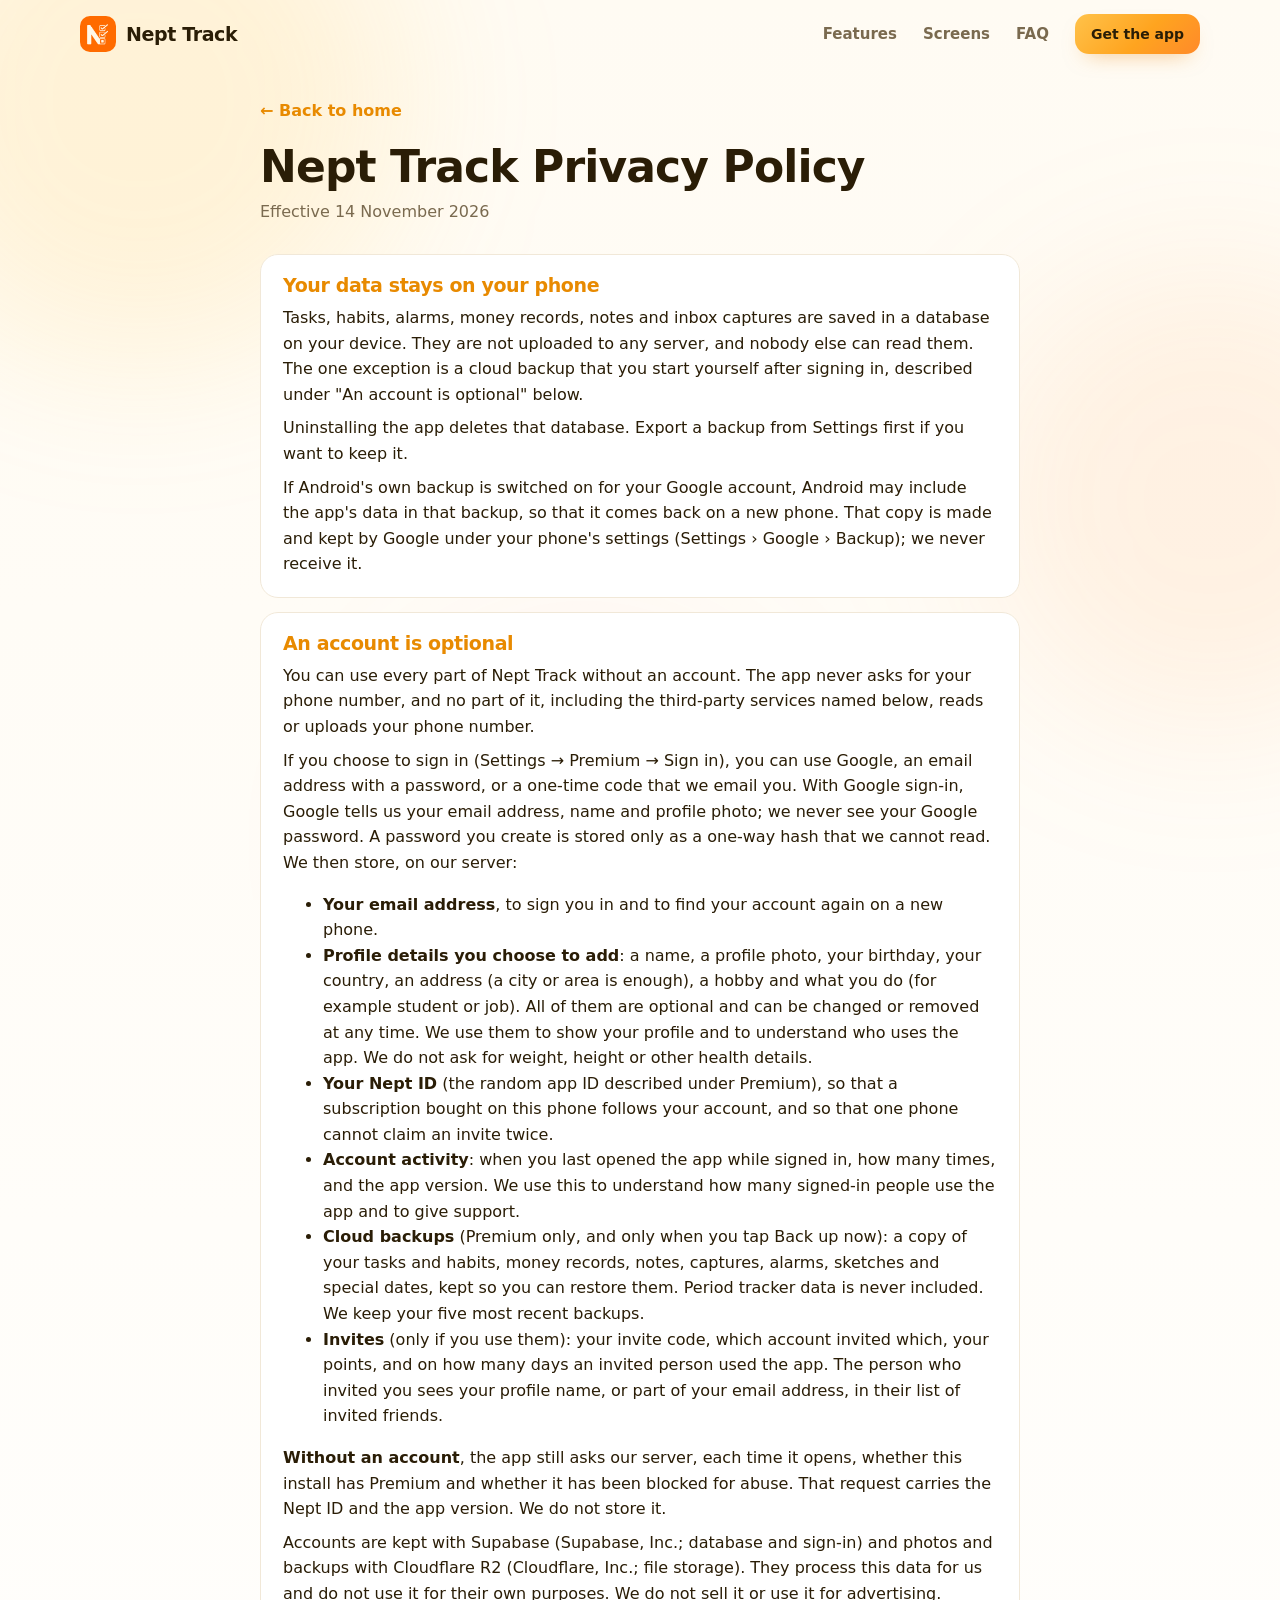
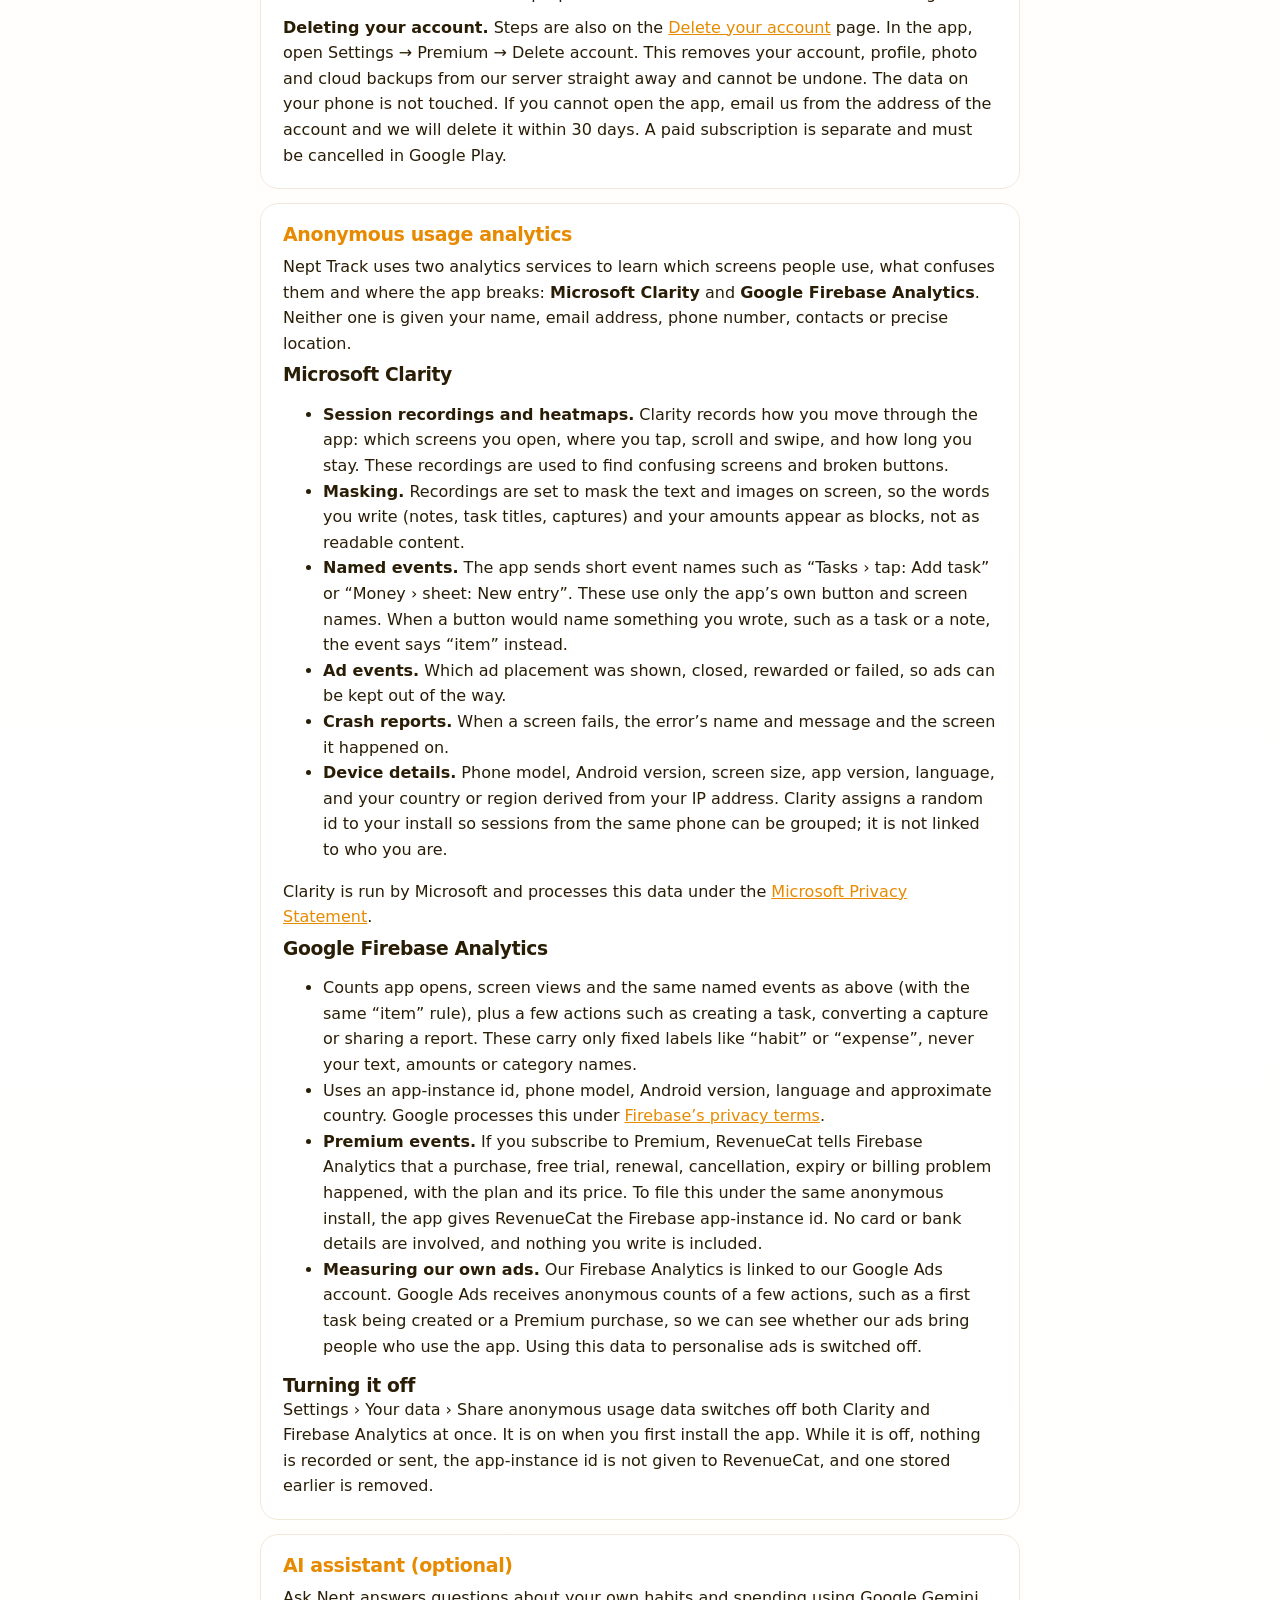
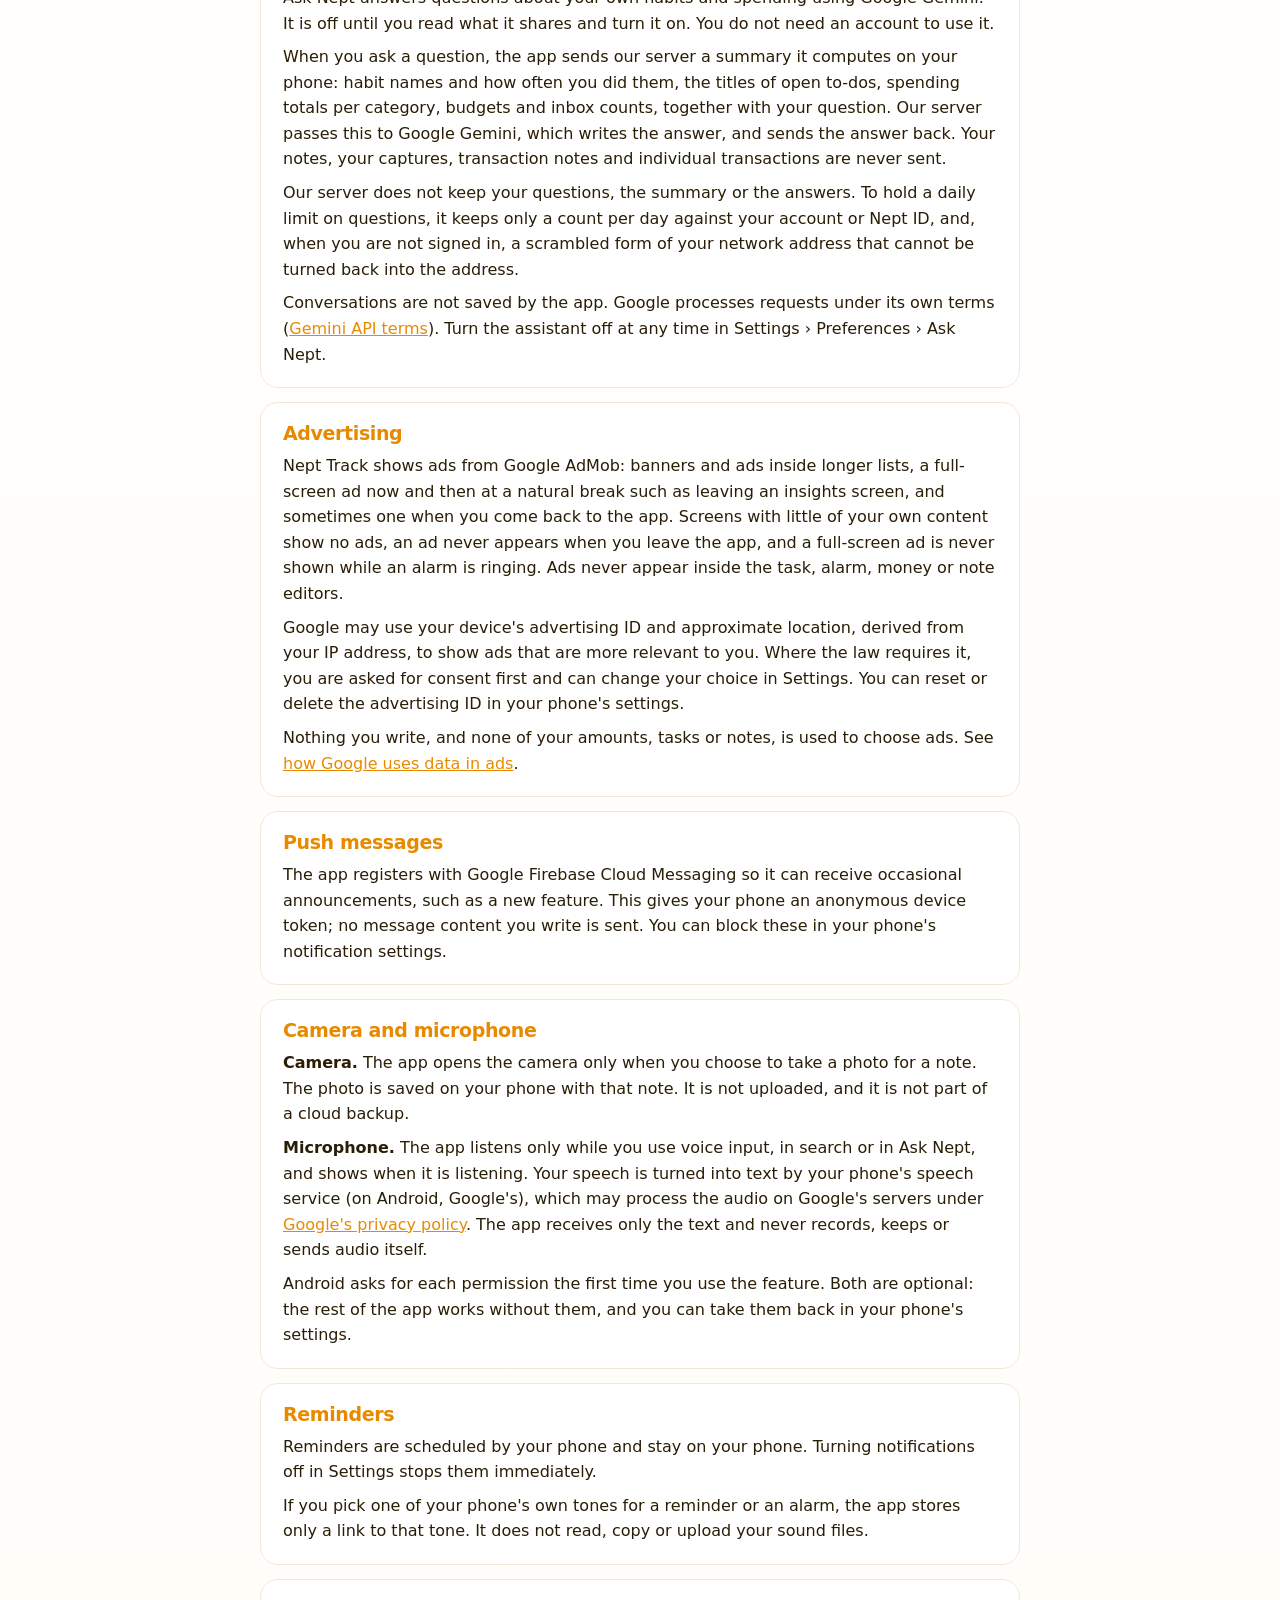
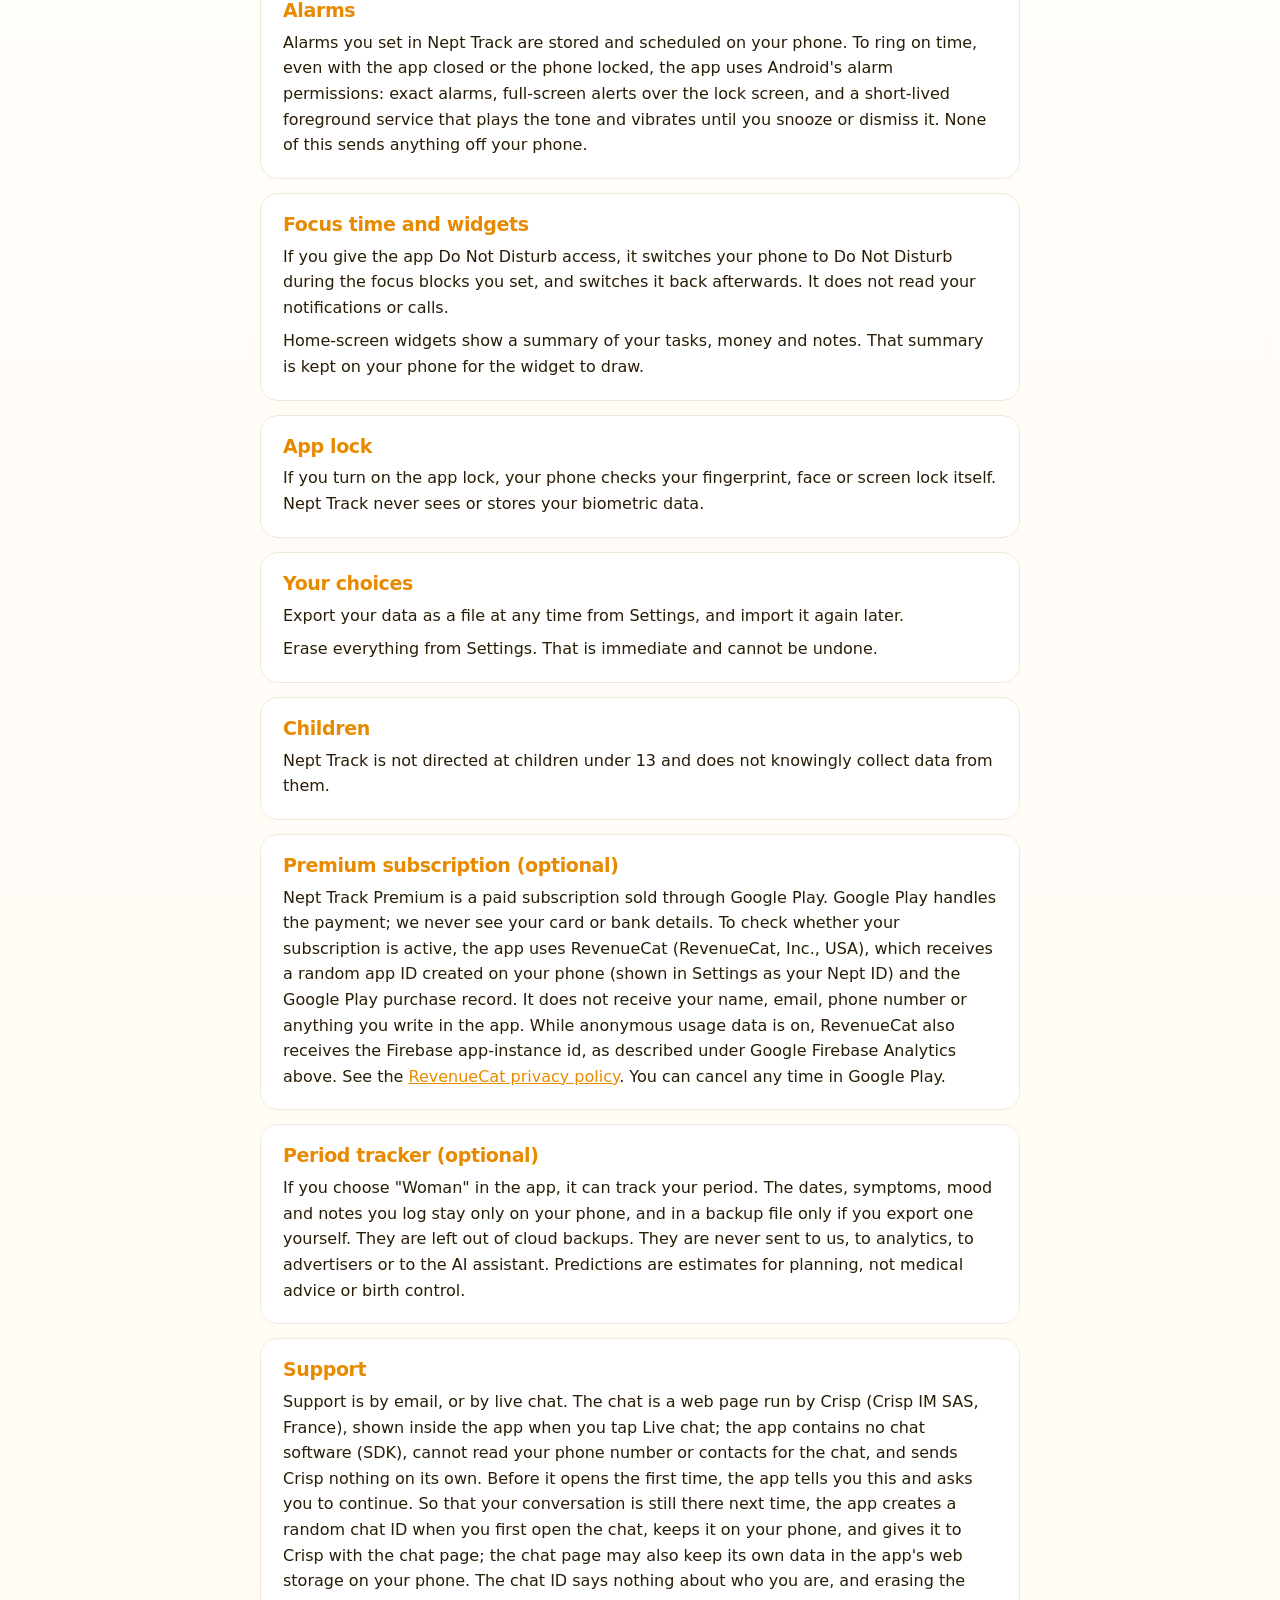
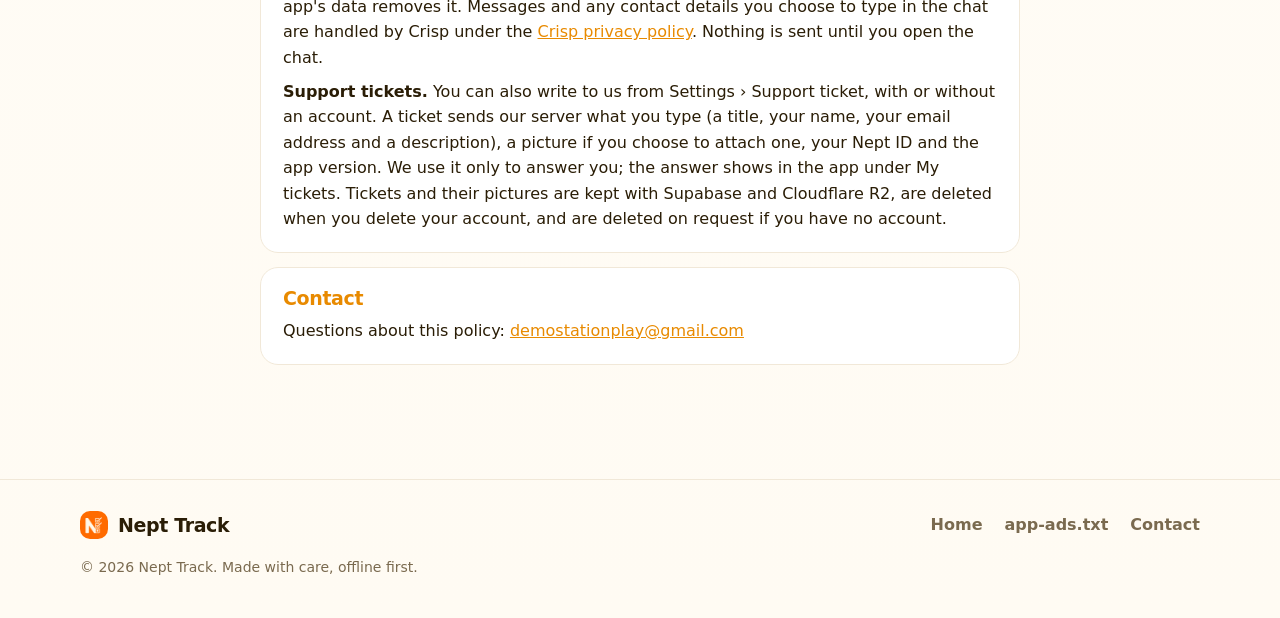
<file: privacy-policy.html>
<!doctype html>
<html lang="en">
<head>
<meta charset="utf-8" />
<meta name="viewport" content="width=device-width, initial-scale=1" />
<title>Privacy Policy · Nept Track</title>
  <link rel="canonical" href="https://nept-track.vercel.app/privacy-policy.html" />
<meta name="description" content="How Nept Track handles your data: everything stays on your phone." />
<meta name="theme-color" content="#FFFFFF" />
<link rel="icon" href="images/favicon.png" sizes="48x48" type="image/png" />
  <link rel="apple-touch-icon" href="images/apple-touch-icon.png" />
<link rel="stylesheet" href="css/style.css?v=20261010e" />
</head>
<body>

<div class="aurora" aria-hidden="true"><span></span><span></span><span></span></div>

<header class="nav" id="nav">
  <a class="brand" href="index.html"><img src="images/icon.png" alt="" width="36" height="36" /> Nept Track</a>
  <button class="nav-toggle" id="navToggle" aria-label="Open menu" aria-expanded="false"><span></span><span></span></button>
  <nav class="nav-links" id="navLinks">
    <a href="index.html#features">Features</a>
    <a href="index.html#screens">Screens</a>
    <a href="index.html#faq">FAQ</a>
    <a class="btn btn-small" href="https://play.google.com/store/apps/details?id=com.AhmedReFu.NeptTrack" target="_blank" rel="noopener">Get the app</a>
  </nav>
</header>

<main>
<article class="doc">
  <a class="back-link" href="index.html">← Back to home</a>
  <h1>Nept Track Privacy Policy</h1>
  <p class="date">Effective 14 November 2026</p>

  <section>
    <h2>Your data stays on your phone</h2>
    <p>Tasks, habits, alarms, money records, notes and inbox captures are saved in a database on your device. They are not uploaded to any server, and nobody else can read them. The one exception is a cloud backup that you start yourself after signing in, described under "An account is optional" below.</p>
    <p>Uninstalling the app deletes that database. Export a backup from Settings first if you want to keep it.</p>
    <p>If Android's own backup is switched on for your Google account, Android may include the app's data in that backup, so that it comes back on a new phone. That copy is made and kept by Google under your phone's settings (Settings &rsaquo; Google &rsaquo; Backup); we never receive it.</p>
  </section>

  <section>
    <h2>An account is optional</h2>
    <p>You can use every part of Nept Track without an account. The app never asks for your phone number, and no part of it, including the third-party services named below, reads or uploads your phone number.</p>
    <p>If you choose to sign in (Settings → Premium → Sign in), you can use Google, an email address with a password, or a one-time code that we email you. With Google sign-in, Google tells us your email address, name and profile photo; we never see your Google password. A password you create is stored only as a one-way hash that we cannot read. We then store, on our server:</p>
    <ul>
      <li><strong>Your email address</strong>, to sign you in and to find your account again on a new phone.</li>
      <li><strong>Profile details you choose to add</strong>: a name, a profile photo, your birthday, your country, an address (a city or area is enough), a hobby and what you do (for example student or job). All of them are optional and can be changed or removed at any time. We use them to show your profile and to understand who uses the app. We do not ask for weight, height or other health details.</li>
      <li><strong>Your Nept ID</strong> (the random app ID described under Premium), so that a subscription bought on this phone follows your account, and so that one phone cannot claim an invite twice.</li>
      <li><strong>Account activity</strong>: when you last opened the app while signed in, how many times, and the app version. We use this to understand how many signed-in people use the app and to give support.</li>
      <li><strong>Cloud backups</strong> (Premium only, and only when you tap Back up now): a copy of your tasks and habits, money records, notes, captures, alarms, sketches and special dates, kept so you can restore them. Period tracker data is never included. We keep your five most recent backups.</li>
      <li><strong>Invites</strong> (only if you use them): your invite code, which account invited which, your points, and on how many days an invited person used the app. The person who invited you sees your profile name, or part of your email address, in their list of invited friends.</li>
    </ul>
    <p><strong>Without an account</strong>, the app still asks our server, each time it opens, whether this install has Premium and whether it has been blocked for abuse. That request carries the Nept ID and the app version. We do not store it.</p>
    <p>Accounts are kept with Supabase (Supabase, Inc.; database and sign-in) and photos and backups with Cloudflare R2 (Cloudflare, Inc.; file storage). They process this data for us and do not use it for their own purposes. We do not sell it or use it for advertising.</p>
    <p><strong>Deleting your account.</strong> Steps are also on the <a href="delete-account.html">Delete your account</a> page. In the app, open Settings → Premium → Delete account. This removes your account, profile, photo and cloud backups from our server straight away and cannot be undone. The data on your phone is not touched. If you cannot open the app, email us from the address of the account and we will delete it within 30 days. A paid subscription is separate and must be cancelled in Google Play.</p>
  </section>

  <section>
    <h2>Anonymous usage analytics</h2>
    <p>Nept Track uses two analytics services to learn which screens people use, what confuses them and where the app breaks: <strong>Microsoft Clarity</strong> and <strong>Google Firebase Analytics</strong>. Neither one is given your name, email address, phone number, contacts or precise location.</p>
    <h3>Microsoft Clarity</h3>
    <ul>
      <li><strong>Session recordings and heatmaps.</strong> Clarity records how you move through the app: which screens you open, where you tap, scroll and swipe, and how long you stay. These recordings are used to find confusing screens and broken buttons.</li>
      <li><strong>Masking.</strong> Recordings are set to mask the text and images on screen, so the words you write (notes, task titles, captures) and your amounts appear as blocks, not as readable content.</li>
      <li><strong>Named events.</strong> The app sends short event names such as &ldquo;Tasks &rsaquo; tap: Add task&rdquo; or &ldquo;Money &rsaquo; sheet: New entry&rdquo;. These use only the app&rsquo;s own button and screen names. When a button would name something you wrote, such as a task or a note, the event says &ldquo;item&rdquo; instead.</li>
      <li><strong>Ad events.</strong> Which ad placement was shown, closed, rewarded or failed, so ads can be kept out of the way.</li>
      <li><strong>Crash reports.</strong> When a screen fails, the error&rsquo;s name and message and the screen it happened on.</li>
      <li><strong>Device details.</strong> Phone model, Android version, screen size, app version, language, and your country or region derived from your IP address. Clarity assigns a random id to your install so sessions from the same phone can be grouped; it is not linked to who you are.</li>
    </ul>
    <p>Clarity is run by Microsoft and processes this data under the <a href="https://privacy.microsoft.com/privacystatement">Microsoft Privacy Statement</a>.</p>
    <h3>Google Firebase Analytics</h3>
    <ul>
      <li>Counts app opens, screen views and the same named events as above (with the same &ldquo;item&rdquo; rule), plus a few actions such as creating a task, converting a capture or sharing a report. These carry only fixed labels like &ldquo;habit&rdquo; or &ldquo;expense&rdquo;, never your text, amounts or category names.</li>
      <li>Uses an app-instance id, phone model, Android version, language and approximate country. Google processes this under <a href="https://firebase.google.com/support/privacy">Firebase&rsquo;s privacy terms</a>.</li>
      <li><strong>Premium events.</strong> If you subscribe to Premium, RevenueCat tells Firebase Analytics that a purchase, free trial, renewal, cancellation, expiry or billing problem happened, with the plan and its price. To file this under the same anonymous install, the app gives RevenueCat the Firebase app-instance id. No card or bank details are involved, and nothing you write is included.</li>
      <li><strong>Measuring our own ads.</strong> Our Firebase Analytics is linked to our Google Ads account. Google Ads receives anonymous counts of a few actions, such as a first task being created or a Premium purchase, so we can see whether our ads bring people who use the app. Using this data to personalise ads is switched off.</li>
    </ul>
    <h3>Turning it off</h3>
    <p>Settings &rsaquo; Your data &rsaquo; Share anonymous usage data switches off both Clarity and Firebase Analytics at once. It is on when you first install the app. While it is off, nothing is recorded or sent, the app-instance id is not given to RevenueCat, and one stored earlier is removed.</p>
  </section>

  <section>
    <h2>AI assistant (optional)</h2>
    <p>Ask Nept answers questions about your own habits and spending using Google Gemini. It is off until you read what it shares and turn it on. You do not need an account to use it.</p>
    <p>When you ask a question, the app sends our server a summary it computes on your phone: habit names and how often you did them, the titles of open to-dos, spending totals per category, budgets and inbox counts, together with your question. Our server passes this to Google Gemini, which writes the answer, and sends the answer back. Your notes, your captures, transaction notes and individual transactions are never sent.</p>
    <p>Our server does not keep your questions, the summary or the answers. To hold a daily limit on questions, it keeps only a count per day against your account or Nept ID, and, when you are not signed in, a scrambled form of your network address that cannot be turned back into the address.</p>
    <p>Conversations are not saved by the app. Google processes requests under its own terms (<a href="https://ai.google.dev/gemini-api/terms">Gemini API terms</a>). Turn the assistant off at any time in Settings &rsaquo; Preferences &rsaquo; Ask Nept.</p>
  </section>

  <section>
    <h2>Advertising</h2>
    <p>Nept Track shows ads from Google AdMob: banners and ads inside longer lists, a full-screen ad now and then at a natural break such as leaving an insights screen, and sometimes one when you come back to the app. Screens with little of your own content show no ads, an ad never appears when you leave the app, and a full-screen ad is never shown while an alarm is ringing. Ads never appear inside the task, alarm, money or note editors.</p>
    <p>Google may use your device's advertising ID and approximate location, derived from your IP address, to show ads that are more relevant to you. Where the law requires it, you are asked for consent first and can change your choice in Settings. You can reset or delete the advertising ID in your phone's settings.</p>
    <p>Nothing you write, and none of your amounts, tasks or notes, is used to choose ads. See <a href="https://policies.google.com/technologies/ads">how Google uses data in ads</a>.</p>
  </section>

  <section>
    <h2>Push messages</h2>
    <p>The app registers with Google Firebase Cloud Messaging so it can receive occasional announcements, such as a new feature. This gives your phone an anonymous device token; no message content you write is sent. You can block these in your phone's notification settings.</p>
  </section>

  <section>
    <h2>Camera and microphone</h2>
    <p><strong>Camera.</strong> The app opens the camera only when you choose to take a photo for a note. The photo is saved on your phone with that note. It is not uploaded, and it is not part of a cloud backup.</p>
    <p><strong>Microphone.</strong> The app listens only while you use voice input, in search or in Ask Nept, and shows when it is listening. Your speech is turned into text by your phone's speech service (on Android, Google's), which may process the audio on Google's servers under <a href="https://policies.google.com/privacy">Google's privacy policy</a>. The app receives only the text and never records, keeps or sends audio itself.</p>
    <p>Android asks for each permission the first time you use the feature. Both are optional: the rest of the app works without them, and you can take them back in your phone's settings.</p>
  </section>

  <section>
    <h2>Reminders</h2>
    <p>Reminders are scheduled by your phone and stay on your phone. Turning notifications off in Settings stops them immediately.</p>
    <p>If you pick one of your phone's own tones for a reminder or an alarm, the app stores only a link to that tone. It does not read, copy or upload your sound files.</p>
  </section>

  <section>
    <h2>Alarms</h2>
    <p>Alarms you set in Nept Track are stored and scheduled on your phone. To ring on time, even with the app closed or the phone locked, the app uses Android's alarm permissions: exact alarms, full-screen alerts over the lock screen, and a short-lived foreground service that plays the tone and vibrates until you snooze or dismiss it. None of this sends anything off your phone.</p>
  </section>

  <section>
    <h2>Focus time and widgets</h2>
    <p>If you give the app Do Not Disturb access, it switches your phone to Do Not Disturb during the focus blocks you set, and switches it back afterwards. It does not read your notifications or calls.</p>
    <p>Home-screen widgets show a summary of your tasks, money and notes. That summary is kept on your phone for the widget to draw.</p>
  </section>

  <section>
    <h2>App lock</h2>
    <p>If you turn on the app lock, your phone checks your fingerprint, face or screen lock itself. Nept Track never sees or stores your biometric data.</p>
  </section>

  <section>
    <h2>Your choices</h2>
    <p>Export your data as a file at any time from Settings, and import it again later.</p>
    <p>Erase everything from Settings. That is immediate and cannot be undone.</p>
  </section>

  <section>
    <h2>Children</h2>
    <p>Nept Track is not directed at children under 13 and does not knowingly collect data from them.</p>
  </section>

  <section>
    <h2>Premium subscription (optional)</h2>
    <p>Nept Track Premium is a paid subscription sold through Google Play. Google Play handles the payment; we never see your card or bank details. To check whether your subscription is active, the app uses RevenueCat (RevenueCat, Inc., USA), which receives a random app ID created on your phone (shown in Settings as your Nept ID) and the Google Play purchase record. It does not receive your name, email, phone number or anything you write in the app. While anonymous usage data is on, RevenueCat also receives the Firebase app-instance id, as described under Google Firebase Analytics above. See the <a href="https://www.revenuecat.com/privacy">RevenueCat privacy policy</a>. You can cancel any time in Google Play.</p>
  </section>

  <section>
    <h2>Period tracker (optional)</h2>
    <p>If you choose "Woman" in the app, it can track your period. The dates, symptoms, mood and notes you log stay only on your phone, and in a backup file only if you export one yourself. They are left out of cloud backups. They are never sent to us, to analytics, to advertisers or to the AI assistant. Predictions are estimates for planning, not medical advice or birth control.</p>
  </section>

  <section>
    <h2>Support</h2>
    <p>Support is by email, or by live chat. The chat is a web page run by Crisp (Crisp IM SAS, France), shown inside the app when you tap Live chat; the app contains no chat software (SDK), cannot read your phone number or contacts for the chat, and sends Crisp nothing on its own. Before it opens the first time, the app tells you this and asks you to continue. So that your conversation is still there next time, the app creates a random chat ID when you first open the chat, keeps it on your phone, and gives it to Crisp with the chat page; the chat page may also keep its own data in the app's web storage on your phone. The chat ID says nothing about who you are, and erasing the app's data removes it. Messages and any contact details you choose to type in the chat are handled by Crisp under the <a href="https://crisp.chat/en/privacy/">Crisp privacy policy</a>. Nothing is sent until you open the chat.</p>
    <p><strong>Support tickets.</strong> You can also write to us from Settings &rsaquo; Support ticket, with or without an account. A ticket sends our server what you type (a title, your name, your email address and a description), a picture if you choose to attach one, your Nept ID and the app version. We use it only to answer you; the answer shows in the app under My tickets. Tickets and their pictures are kept with Supabase and Cloudflare R2, are deleted when you delete your account, and are deleted on request if you have no account.</p>
  </section>

  <section>
    <h2>Contact</h2>
    <p>Questions about this policy: <a href="mailto:demostationplay@gmail.com">demostationplay@gmail.com</a></p>
  </section>
</article>
</main>

<footer class="footer">
  <div class="footer-inner">
    <a class="brand" href="index.html"><img src="images/icon.png" alt="" width="28" height="28" /> Nept Track</a>
    <nav>
      <a href="index.html">Home</a>
      <a href="app-ads.txt">app-ads.txt</a>
      <a href="mailto:demostationplay@gmail.com">Contact</a>
    </nav>
    <p>© <span id="year">2026</span> Nept Track. Made with care, offline first.</p>
  </div>
</footer>

<script src="js/main.js?v=20261010e"></script>
</body>
</html>
</file>
<file: css/style.css>
/* Nept Track website — shared styles (index + privacy policy).
   Colours mirror the app tokens in src/utils/colors.ts. */

:root {
  /* Light only, on purpose: the site reads bright and white, with amber as the accent. */
  --bg: #FFFFFF;
  --bg-tint: #FFFBF3;
  --surface: #FFFFFF;
  --surface-alt: #FFF8EC;
  --primary: #E88A00;
  --primary-soft: #FFF3DC;
  --accent: #F0780F;
  --ink: #2A1D06;
  --muted: #7A6A4F;
  --line: #F1E8D8;
  --success: #12A85F;
  --violet: #7C5CFF;
  --glass: rgba(255, 255, 255, 0.82);
  --shadow: 0 18px 44px -22px rgba(120, 80, 20, 0.22);
  --grad: linear-gradient(135deg, #FFC24A 0%, #FFA41F 55%, #FF8A2A 100%);
  --grad-soft: linear-gradient(135deg, #FFF6E3 0%, #FFEBC7 55%, #FFE0C2 100%);
  --on-grad: #2A1D06;
  --aurora-1: rgba(255, 196, 70, 0.16);
  --aurora-2: rgba(255, 150, 60, 0.10);
  --aurora-3: rgba(255, 120, 150, 0.07);
  --radius: 20px;
  color-scheme: light;
}

* { box-sizing: border-box; }
html { scroll-behavior: smooth; scroll-padding-top: 84px; }
body {
  margin: 0;
  background: linear-gradient(180deg, var(--bg-tint) 0%, var(--bg) 35%, var(--bg-tint) 100%);
  color: var(--ink);
  font: 16px/1.6 system-ui, -apple-system, "Segoe UI", Roboto, "Noto Sans", sans-serif;
  -webkit-font-smoothing: antialiased;
  overflow-x: hidden;
}
img { max-width: 100%; display: block; }
a { color: var(--primary); }
h1, h2, h3 { letter-spacing: -0.02em; line-height: 1.15; margin: 0; font-weight: 800; }

/* ---------- Ambient background ---------- */
.aurora { position: fixed; inset: 0; z-index: -1; pointer-events: none; overflow: hidden; }
.aurora span {
  position: absolute; border-radius: 50%; filter: blur(80px);
  animation: drift 22s ease-in-out infinite alternate;
}
.aurora span:nth-child(1) { width: 520px; height: 520px; background: var(--aurora-1); top: -160px; left: -120px; }
.aurora span:nth-child(2) { width: 460px; height: 460px; background: var(--aurora-2); top: 30%; right: -160px; animation-delay: -6s; }
.aurora span:nth-child(3) { width: 400px; height: 400px; background: var(--aurora-3); bottom: -140px; left: 30%; animation-delay: -12s; }
@keyframes drift {
  from { transform: translate(0, 0) scale(1); }
  to   { transform: translate(60px, 40px) scale(1.15); }
}

/* ---------- Buttons ---------- */
.btn {
  display: inline-flex; align-items: center; justify-content: center; gap: 8px;
  padding: 14px 22px; border-radius: 14px; font-weight: 700; text-decoration: none;
  background: var(--grad); color: var(--on-grad); border: 0; cursor: pointer;
  transition: transform .2s cubic-bezier(.3,1.6,.5,1), box-shadow .2s;
  box-shadow: 0 10px 22px -12px rgba(230, 130, 0, .55);
}
.btn:hover { transform: translateY(-2px) scale(1.02); }
.btn:active { transform: scale(.97); }
.btn-small { padding: 9px 16px; font-size: 14px; }
.btn-ghost { background: var(--surface); color: var(--ink); border: 1px solid var(--line); box-shadow: none; }

.store-btn {
  display: inline-flex; align-items: center; gap: 12px;
  padding: 11px 20px 11px 16px; border-radius: 14px; text-decoration: none;
  background: var(--ink); color: var(--bg);
  transition: transform .2s cubic-bezier(.3,1.6,.5,1);
}
.store-btn:hover { transform: translateY(-2px) scale(1.03); }
.store-btn span { display: flex; flex-direction: column; line-height: 1.1; font-weight: 700; font-size: 18px; }
.store-btn small { font-size: 11px; font-weight: 500; opacity: .75; text-transform: uppercase; letter-spacing: .05em; }
.store-btn.dark { background: #1a1204; color: #FFF0CE; }

/* ---------- Nav ---------- */
.nav {
  position: sticky; top: 0; z-index: 50;
  display: flex; align-items: center; justify-content: space-between;
  max-width: 1160px; margin: 0 auto; padding: 14px 20px;
  transition: background .3s, box-shadow .3s;
}
.nav.scrolled {
  background: var(--glass); backdrop-filter: blur(16px); -webkit-backdrop-filter: blur(16px);
  box-shadow: 0 1px 0 var(--line); max-width: none;
}
.brand { display: flex; align-items: center; gap: 10px; font-weight: 800; font-size: 19px; color: var(--ink); text-decoration: none; letter-spacing: -.02em; }
.brand img { border-radius: 10px; }
.nav-links { display: flex; align-items: center; gap: 26px; }
.nav-links a:not(.btn) { color: var(--muted); text-decoration: none; font-weight: 600; font-size: 15px; transition: color .2s; }
.nav-links a:not(.btn):hover { color: var(--ink); }
.nav-toggle { display: none; background: none; border: 0; padding: 10px; cursor: pointer; }
.nav-toggle span { display: block; width: 22px; height: 2px; background: var(--ink); margin: 5px 0; border-radius: 2px; transition: transform .25s; }
.nav-toggle[aria-expanded="true"] span:first-child { transform: translateY(3.5px) rotate(45deg); }
.nav-toggle[aria-expanded="true"] span:last-child { transform: translateY(-3.5px) rotate(-45deg); }

/* ---------- Hero ---------- */
main { max-width: 1160px; margin: 0 auto; padding: 0 20px; }
.hero {
  display: grid; grid-template-columns: 1.1fr .9fr; gap: 40px; align-items: center;
  padding: 48px 0 80px;
}
.pill {
  display: inline-block; padding: 6px 14px; border-radius: 999px;
  background: var(--primary-soft); color: var(--primary); font-weight: 700; font-size: 13px;
  margin-bottom: 20px;
}
.hero h1 { font-size: clamp(38px, 6vw, 66px); }
.grad { background: var(--grad); -webkit-background-clip: text; background-clip: text; color: transparent; }
.lead { font-size: 19px; color: var(--muted); max-width: 520px; margin: 20px 0 30px; }
.cta-row { display: flex; flex-wrap: wrap; gap: 14px; align-items: center; }
.hero-stats { list-style: none; padding: 0; margin: 40px 0 0; display: flex; gap: 36px; }
.hero-stats strong { display: block; font-size: 34px; font-weight: 800; color: var(--primary); line-height: 1; }
.hero-stats span { font-size: 14px; color: var(--muted); }

.hero-phone { position: relative; display: flex; justify-content: center; }
.phone {
  width: min(330px, 80vw); border-radius: 34px; overflow: hidden;
  box-shadow: var(--shadow), 0 0 0 1px var(--line);
  background: var(--surface);
  transition: transform .15s ease-out;
  will-change: transform;
}
.phone.small { width: min(300px, 76vw); }
.float-card {
  position: absolute; display: flex; align-items: center; gap: 8px;
  padding: 10px 16px; border-radius: 14px; font-weight: 700; font-size: 14px;
  background: var(--glass); backdrop-filter: blur(14px); -webkit-backdrop-filter: blur(14px);
  border: 1px solid var(--line); box-shadow: var(--shadow);
  animation: bob 5s ease-in-out infinite;
}
.fc-1 { top: 18%; left: -2%; }
.fc-2 { bottom: 16%; right: -2%; animation-delay: -2.5s; }
.dot { width: 10px; height: 10px; border-radius: 50%; }
.dot-green { background: var(--success); }
.dot-amber { background: var(--primary); }
@keyframes bob { 50% { transform: translateY(-10px); } }

/* ---------- Sections ---------- */
.section { padding: 70px 0; }
.section-head { text-align: center; max-width: 620px; margin: 0 auto 44px; }
.section-head h2, .split-copy h2, .privacy-copy h2 { font-size: clamp(30px, 4vw, 42px); }
.section-head p { color: var(--muted); font-size: 17px; margin: 14px 0 0; }
.eyebrow { display: inline-block; color: var(--accent); font-weight: 800; font-size: 13px; text-transform: uppercase; letter-spacing: .12em; margin-bottom: 12px; }

/* Features */
.features { display: grid; grid-template-columns: repeat(auto-fit, minmax(200px, 1fr)); gap: 18px; }
.feature {
  position: relative; padding: 26px 22px; border-radius: var(--radius);
  background: var(--surface); border: 1px solid color-mix(in srgb, var(--c) 30%, var(--line));
  box-shadow: 0 16px 40px -24px color-mix(in srgb, var(--c) 60%, transparent);
  overflow: hidden; transition: transform .3s cubic-bezier(.3,1.5,.5,1);
}
.feature::before {
  content: ""; position: absolute; inset: 0 auto 0 0; width: 4px; background: var(--c);
}
.feature::after {
  content: ""; position: absolute; inset: 0;
  background: linear-gradient(160deg, color-mix(in srgb, var(--c) 12%, transparent), transparent 60%);
  pointer-events: none;
}
.feature:hover { transform: translateY(-6px); }
.f-icon {
  width: 52px; height: 52px; border-radius: 16px; display: grid; place-items: center; font-size: 26px;
  background: color-mix(in srgb, var(--c) 18%, transparent); margin-bottom: 16px;
}
.feature h3 { font-size: 20px; margin-bottom: 12px; }
.feature ul { margin: 0; padding: 0; list-style: none; }
.feature li { position: relative; padding-left: 20px; margin-bottom: 8px; color: var(--muted); font-size: 15px; line-height: 1.45; }
.feature li::before { content: "•"; position: absolute; left: 4px; color: var(--c); font-weight: 900; }

/* Split */
.split { display: grid; grid-template-columns: 1fr 1fr; gap: 50px; align-items: center; }
.split-copy p { color: var(--muted); font-size: 17px; margin: 16px 0 26px; }
.split-media { display: flex; justify-content: center; }
.flow { display: flex; align-items: center; gap: 12px; flex-wrap: wrap; margin-bottom: 12px; }
.flow-chip {
  padding: 9px 14px; border-radius: 12px; background: var(--surface-alt);
  font-weight: 600; font-size: 15px; border: 1px solid var(--line);
}
.flow-arrow { color: var(--primary); font-weight: 800; font-size: 20px; }
.flow-green { color: var(--success); border-color: color-mix(in srgb, var(--success) 40%, var(--line)); }
.flow-amber { color: var(--primary); border-color: color-mix(in srgb, var(--primary) 40%, var(--line)); }
.flow-violet { color: var(--violet); border-color: color-mix(in srgb, var(--violet) 40%, var(--line)); }

/* Gallery */
.gallery-wrap { position: relative; }
.gallery {
  display: flex; gap: 20px; overflow-x: auto; scroll-snap-type: x mandatory;
  padding: 10px 4px 24px; scrollbar-width: none;
}
.gallery::-webkit-scrollbar { display: none; }
.gallery figure { flex: 0 0 240px; margin: 0; scroll-snap-align: start; cursor: zoom-in; }
.gallery img {
  /* One frame for every shot, so older 9:16 images line up with full-height ones. */
  width: 100%; aspect-ratio: 1080 / 2340; object-fit: cover; object-position: top;
  border-radius: 24px; box-shadow: var(--shadow); border: 1px solid var(--line);
  transition: transform .3s cubic-bezier(.3,1.5,.5,1);
}
.gallery figure:hover img { transform: translateY(-6px) scale(1.02); }
.gallery figcaption { text-align: center; margin-top: 12px; font-weight: 700; color: var(--muted); font-size: 14px; }
.g-arrow {
  position: absolute; top: 42%; z-index: 2; width: 46px; height: 46px; border-radius: 50%;
  border: 1px solid var(--line); background: var(--glass); backdrop-filter: blur(10px);
  color: var(--ink); font-size: 28px; line-height: 1; cursor: pointer; box-shadow: var(--shadow);
}
.g-prev { left: -10px; }
.g-next { right: -10px; }

/* Privacy card */
.privacy-card {
  display: grid; grid-template-columns: 1fr 1fr; gap: 40px; align-items: center;
  padding: 44px; border-radius: 28px; background: var(--surface); border: 1px solid var(--line);
  box-shadow: var(--shadow);
}
.privacy-copy p { color: var(--muted); font-size: 17px; margin: 14px 0 20px; }
.link-arrow { font-weight: 700; text-decoration: none; }
.link-arrow:hover { text-decoration: underline; }
.privacy-list { list-style: none; margin: 0; padding: 0; display: grid; gap: 14px; }
.privacy-list li {
  display: flex; gap: 14px; align-items: flex-start; padding: 16px;
  border-radius: 16px; background: var(--surface-alt);
}
.privacy-list li > span { font-size: 24px; }
.privacy-list strong { display: block; }
.privacy-list div { color: var(--muted); font-size: 15px; }
.privacy-list div strong { color: var(--ink); }

/* Extras */
.extras { display: grid; grid-template-columns: repeat(3, 1fr); gap: 16px; }
.extra {
  padding: 22px; border-radius: 18px; background: var(--glass); border: 1px solid var(--line);
  backdrop-filter: blur(10px); -webkit-backdrop-filter: blur(10px);
}
.extra strong { display: block; font-size: 17px; margin-bottom: 4px; }
.extra span { color: var(--muted); font-size: 15px; }

/* FAQ */
.faq { max-width: 760px; margin: 0 auto; display: grid; gap: 12px; }
.faq details {
  border-radius: 16px; background: var(--surface); border: 1px solid var(--line); padding: 0 22px;
  transition: border-color .2s;
}
.faq details[open] { border-color: var(--primary); }
.faq summary {
  list-style: none; cursor: pointer; padding: 18px 0; font-weight: 700; font-size: 17px;
  display: flex; justify-content: space-between; align-items: center; gap: 16px;
}
.faq summary::-webkit-details-marker { display: none; }
.faq summary::after { content: "+"; font-size: 24px; color: var(--primary); transition: transform .25s; }
.faq details[open] summary::after { transform: rotate(45deg); }
.faq details p { margin: 0 0 18px; color: var(--muted); }

/* CTA */
.cta-card {
  text-align: center; padding: 56px 24px; border-radius: 30px;
  background: var(--grad-soft); color: var(--on-grad); position: relative; overflow: hidden; border: 1px solid var(--line);
  box-shadow: var(--shadow);
}
.cta-card::after {
  content: ""; position: absolute; top: 0; left: -60%; width: 40%; height: 100%;
  background: linear-gradient(100deg, transparent, rgba(255,255,255,.7), transparent);
  animation: sheen 5s ease-in-out infinite;
}
@keyframes sheen { 0%, 60% { left: -60%; } 100% { left: 130%; } }
.cta-card img { margin: 0 auto 20px; border-radius: 22px; box-shadow: 0 12px 30px -10px rgba(0,0,0,.4); }
.cta-card h2 { font-size: clamp(28px, 4vw, 40px); }
.cta-card p { margin: 10px 0 26px; font-size: 18px; opacity: .85; }

/* Footer */
.footer { border-top: 1px solid var(--line); margin-top: 40px; }
.footer-inner {
  max-width: 1160px; margin: 0 auto; padding: 30px 20px 40px;
  display: flex; flex-wrap: wrap; align-items: center; justify-content: space-between; gap: 16px;
}
.footer nav { display: flex; gap: 22px; flex-wrap: wrap; }
.footer nav a { color: var(--muted); text-decoration: none; font-weight: 600; }
.footer nav a:hover { color: var(--primary); }
.footer p { width: 100%; margin: 0; color: var(--muted); font-size: 14px; }

/* Lightbox */
.lightbox {
  position: fixed; inset: 0; z-index: 100; display: flex; align-items: center; justify-content: center;
  background: rgba(10, 7, 2, .88); backdrop-filter: blur(8px); padding: 20px;
  animation: fade .2s ease-out;
}
.lightbox[hidden] { display: none; }
.lightbox img { max-height: 86vh; width: auto; border-radius: 26px; }
.lb-close, .lb-nav {
  position: absolute; background: rgba(255,255,255,.12); color: #fff; border: 0; cursor: pointer;
  width: 48px; height: 48px; border-radius: 50%; font-size: 30px; line-height: 1;
}
.lb-close { top: 18px; right: 18px; }
.lb-prev { left: 18px; }
.lb-next { right: 18px; }
.lb-cap { position: absolute; bottom: 14px; left: 0; right: 0; text-align: center; color: #fff; font-weight: 700; margin: 0; }
@keyframes fade { from { opacity: 0; } }

/* Reveal on scroll */
.reveal { opacity: 0; transform: translateY(26px); transition: opacity .7s ease, transform .7s cubic-bezier(.2,.9,.3,1); }
.reveal.in { opacity: 1; transform: none; }

/* ---------- Privacy policy page ---------- */
.doc { max-width: 760px; margin: 0 auto; padding: 30px 0 60px; }
.doc h1 { font-size: clamp(32px, 5vw, 44px); margin: 0 0 6px; }
.doc .date { color: var(--muted); margin: 0 0 30px; }
.doc section {
  background: var(--surface); border: 1px solid var(--line); border-radius: 18px;
  padding: 20px 22px; margin: 0 0 14px;
}
.doc h2 { font-size: 19px; margin: 0 0 8px; color: var(--primary); }
.doc p { margin: 0 0 8px; }
.doc p:last-child { margin-bottom: 0; }
.back-link { display: inline-block; margin-bottom: 18px; font-weight: 700; text-decoration: none; }

/* ---------- Responsive ---------- */
@media (max-width: 960px) {
  .features { grid-template-columns: repeat(2, 1fr); }
  .extras { grid-template-columns: repeat(2, 1fr); }
}
@media (max-width: 820px) {
  .nav-toggle { display: block; }
  .nav-links {
    position: absolute; top: 100%; left: 16px; right: 16px; flex-direction: column; align-items: stretch; gap: 4px;
    padding: 12px; border-radius: 18px; background: var(--surface); border: 1px solid var(--line); box-shadow: var(--shadow);
    opacity: 0; transform: translateY(-8px); pointer-events: none; transition: opacity .2s, transform .2s;
  }
  .nav-links.open { opacity: 1; transform: none; pointer-events: auto; }
  .nav-links a:not(.btn) { padding: 10px 12px; }
  .hero, .split, .privacy-card { grid-template-columns: 1fr; }
  .hero { padding-top: 20px; text-align: center; }
  .lead { margin-left: auto; margin-right: auto; }
  .cta-row, .hero-stats { justify-content: center; }
  .split-copy { text-align: center; }
  .flow { justify-content: center; }
  .privacy-card { padding: 28px 20px; }
  .g-arrow { display: none; }
}
@media (max-width: 560px) {
  main { padding: 0 16px; }
  .features, .extras { grid-template-columns: 1fr; }
  .hero-stats { gap: 22px; }
  .section { padding: 50px 0; }
  .gallery figure { flex-basis: 200px; }
  .flow { flex-wrap: nowrap; gap: 8px; }
  .flow-chip { padding: 8px 10px; font-size: 13.5px; white-space: nowrap; }
  .fc-1 { left: 0; }
  .fc-2 { right: 0; }
  .lb-nav { display: none; }
}

@media (prefers-reduced-motion: reduce) {
  *, *::before, *::after { animation: none !important; transition: none !important; }
  .reveal { opacity: 1; transform: none; }
  html { scroll-behavior: auto; }
}

/* ---------- Hero promo video ---------- */
.hero-video { position: relative; aspect-ratio: 1080 / 1920; background: #FFF8EC; }
.hero-video video { width: 100%; height: 100%; object-fit: cover; display: block; }
.sound-btn {
  position: absolute; right: 14px; bottom: 14px; width: 44px; height: 44px; border-radius: 50%;
  border: 1px solid rgba(255, 255, 255, 0.6); background: rgba(42, 29, 6, 0.55); color: #fff;
  font-size: 20px; cursor: pointer; backdrop-filter: blur(6px); -webkit-backdrop-filter: blur(6px);
}
.sound-btn:hover { background: rgba(42, 29, 6, 0.75); }

/* ---------- Scroll tour ---------- */
.tour-grid { display: grid; grid-template-columns: 1fr 1fr; gap: 56px; align-items: start; }
.tour-steps { list-style: none; margin: 0; padding: 0; }
.tour-step {
  min-height: 72vh; display: flex; flex-direction: column; justify-content: center;
  opacity: .35; transition: opacity .35s ease;
}
.tour-step.active { opacity: 1; }
.tour-step h3 { font-size: clamp(26px, 3.2vw, 38px); margin: 10px 0 12px; }
.tour-step p { color: var(--muted); font-size: 18px; max-width: 30ch; margin: 0; }
.tour-tag { color: var(--primary); font-weight: 800; font-size: 14px; letter-spacing: .02em; }
.tour-inline { display: none; }
.tour-stage {
  position: sticky; top: calc(50vh - min(330px, 40vh)); display: flex; flex-direction: column;
  align-items: center; gap: 18px;
}
.tour-phone { position: relative; width: min(300px, 36vh); aspect-ratio: 1080 / 2340; }
.tour-shot {
  position: absolute; inset: 0; width: 100%; height: 100%; object-fit: cover;
  opacity: 0; transform: scale(1.04); transition: opacity .45s ease, transform .6s cubic-bezier(.2, .8, .2, 1);
}
.tour-shot.active { opacity: 1; transform: none; }
.tour-dots { display: flex; gap: 8px; }
.tour-dots span { width: 8px; height: 8px; border-radius: 4px; background: var(--line); transition: width .3s ease, background .3s ease; }
.tour-dots span.active { width: 24px; background: var(--primary); }

@media (max-width: 860px) {
  /* Phones: no sticky stage; each step carries its own screenshot. */
  .tour-grid { grid-template-columns: 1fr; gap: 0; }
  .tour-stage { display: none; }
  .tour-step { min-height: 0; opacity: 1; padding: 28px 0; align-items: center; text-align: center; }
  .tour-step p { margin: 0 auto; }
  .tour-inline {
    display: block; width: min(280px, 72vw); height: auto; margin-top: 22px;
    border-radius: 28px; box-shadow: var(--shadow); border: 1px solid var(--line);
  }
}
@media (prefers-reduced-motion: reduce) {
  .tour-shot, .tour-step { transition: none; }
}
</file>
